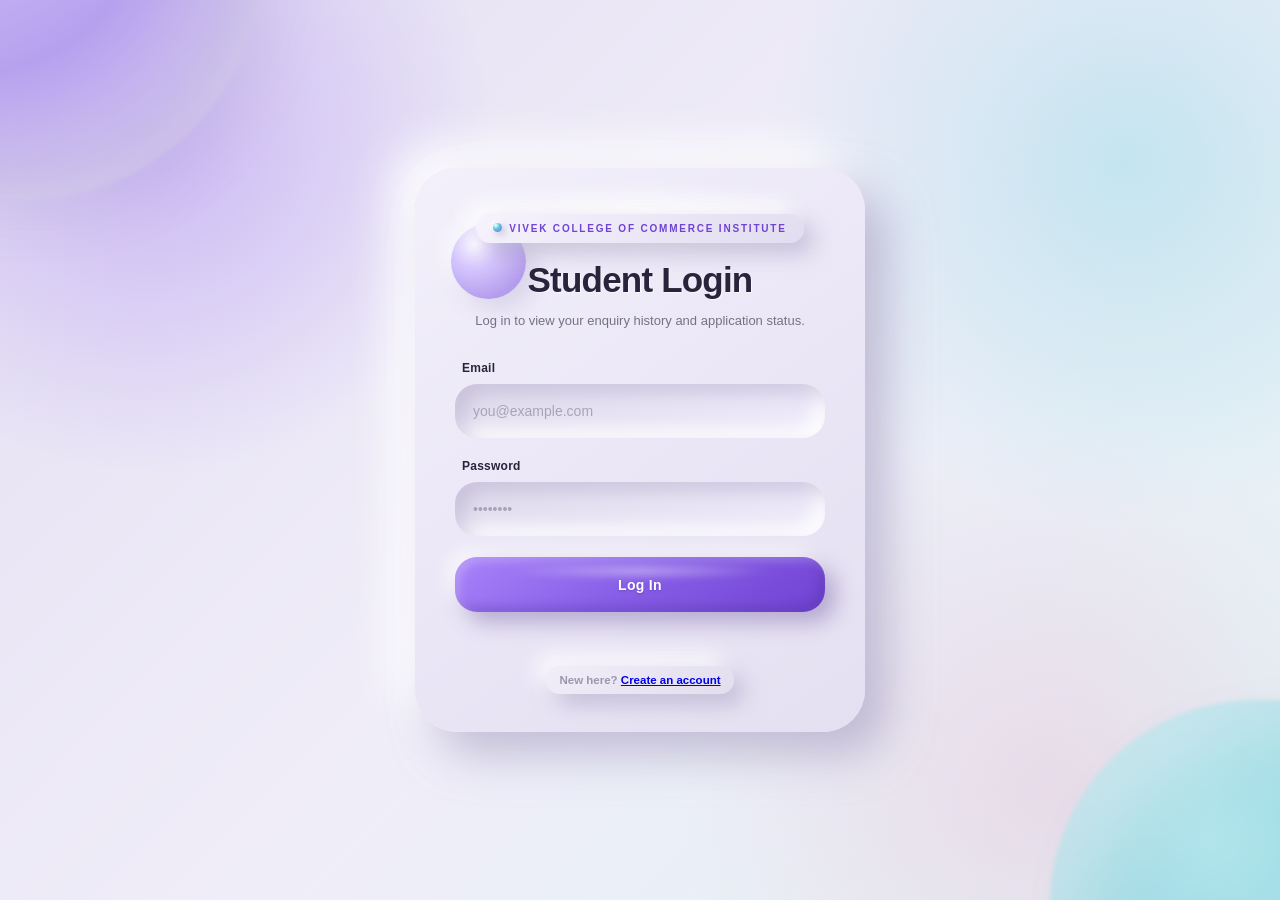
<file: frontend/index.html>
<!DOCTYPE html>
<html lang="en">
<head>
<meta charset="UTF-8" />
<meta name="viewport" content="width=device-width, initial-scale=1.0" />
<script src="assets/js/auth_guard.js"></script>
<title>Vivek College of Commerce</title>

<!-- Login first: if the visitor is not logged in, send them to the login page -->
<script>
  (function () {
    var token = null;
    try { token = localStorage.getItem("access_token"); } catch (e) {}
    if (!token) {
      window.location.replace("login.html");
    }
  })();
</script>

<link rel="preconnect" href="https://fonts.googleapis.com">
<link href="https://fonts.googleapis.com/css2?family=Source+Serif+4:wght@500;600;700&family=Work+Sans:wght@400;500;600;700&family=IBM+Plex+Mono:wght@500;600&display=swap" rel="stylesheet">
<link rel="stylesheet" href="assets/css/home.css">
</head>
<body>

<div class="navbar">
  <div class="brand"><span class="dot"> ● </span> Vivek college of commerce</div>
  <nav>
    <a href="index.html" class="active">Home</a>
    <a href="about.html">Courses</a>
    <a href="chatbot.html">Chatbot</a>
    <a href="history.html">History</a>
    <a href="contact.html">Contact</a>
    <a href="profile.html">Profile</a>
  </nav>
  <button class="cta-btn" type="button" onclick="logoutUser()">Logout</button>
</div>

<section class="hero">
  <div>
    <div class="eyebrow">Admissions Open — 2026-27</div>
    <h1>Ask us anything about admission, fees, seats &amp; courses.</h1>
    <p class="lead">
      Our AI enquiry assistant answers your admission questions instantly —
      course fees, seat availability, eligibility percentage, and the full
      admission process — any time, day or night
    </p>
    <div class="actions">
      <a class="btn-primary" href="chatbot.html">Chat with Assistant</a>
      <a class="btn-secondary" href="about.html">Explore Courses</a>
      <a class="btn-primary" href="https://vivek-college.org/GeneralRules.html">Addmission</a>
       <a class="btn-secondary" href="https://vivek-college.org/index.html">Explore College website</a>
    </div>
  </div>

  <div class="catalog-card">
    <dl>
      <dt>Courses offered</dt><dd>7 UG / PG programs</dd>
      <dt>Avg. eligibility</dt><dd>50%+ in qualifying exam</dd>
      <dt>Fee range / yr</dt><dd>₹70,000 – ₹2,50,000</dd>
      <dt>Admission fee</dt><dd>From ₹12,000</dd>
      <dt>Assistant availability</dt><dd>24 × 7</dd>
    </dl>
  </div>
</section>

<section class="features">
  <div class="feature-card">
    <div class="icon">🎓</div>
    <h3>Admission Guidance</h3>
    <p>Step-by-step help on how to apply, documents needed, and deadlines.</p>
  </div>
  <div class="feature-card">
    <div class="icon">💳</div>
    <h3>Fee Details</h3>
    <p>Per-year fees, admission fee, and scholarship details for every course.</p>
  </div>
  <div class="feature-card">
    <div class="icon">🪑</div>
    <h3>Live Seat Status</h3>
    <p>Check exactly how many seats remain in the course you're interested in.</p>
  </div>
  <div class="feature-card">
    <div class="icon">📊</div>
    <h3>Eligibility Check</h3>
    <p>Enter your percentage and instantly know if you qualify for a course.</p>
  </div>
</section>

<footer>
  © 2026 Vivek college of commerce · Admissions Office · admissions@college.edu.in
</footer>

<script src="assets/js/home.js"></script>
</body>
</html>
</file>
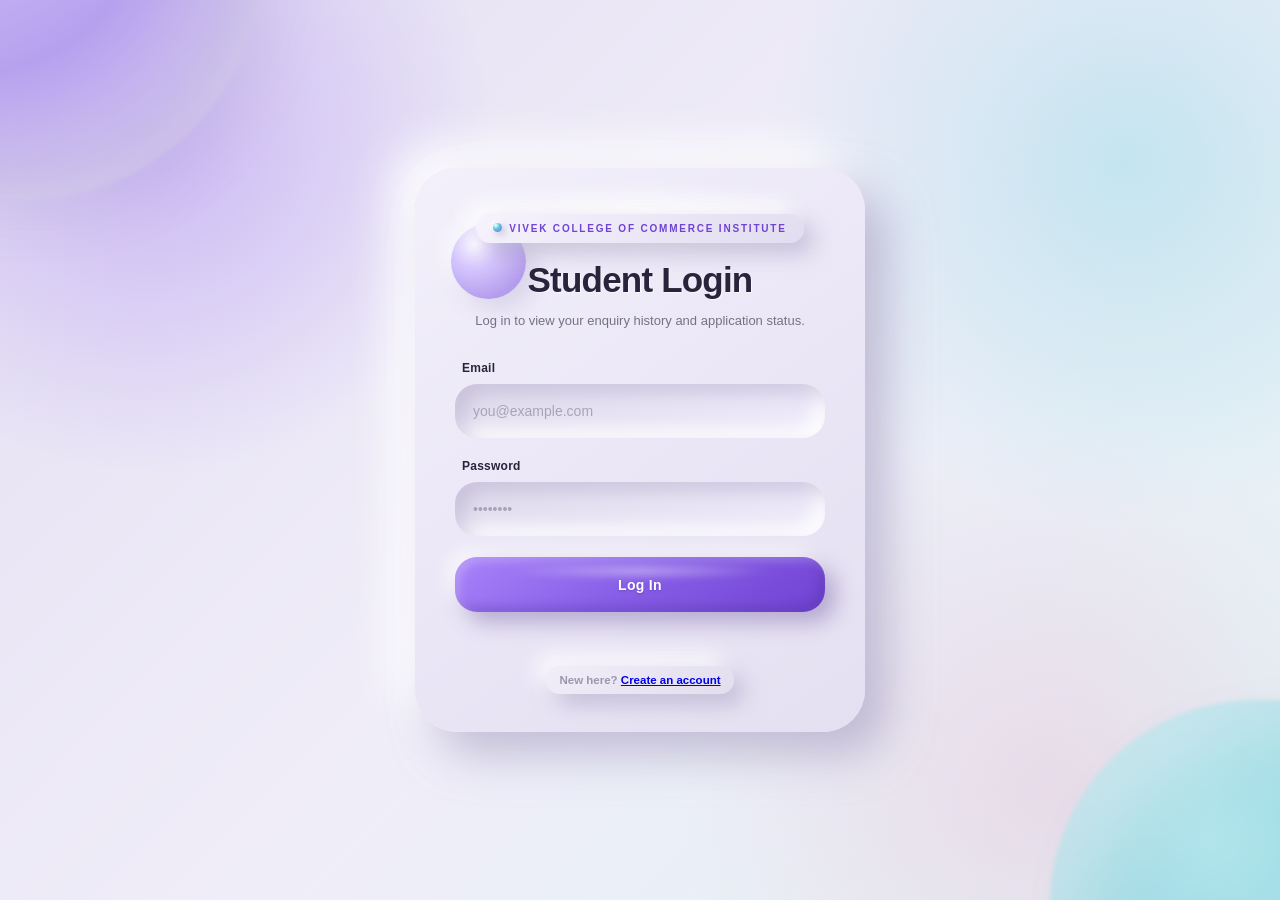
<file: frontend/about.html>
<!DOCTYPE html>
<html lang="en">
<head>
<meta charset="UTF-8" />
<meta name="viewport" content="width=device-width, initial-scale=1.0" />
<script src="assets/js/auth_guard.js"></script>
<title>About &amp; Courses — Vivek college of commerce</title>
<link rel="preconnect" href="https://fonts.googleapis.com">
<link href="https://fonts.googleapis.com/css2?family=Source+Serif+4:wght@500;600;700&family=Work+Sans:wght@400;500;600;700&family=IBM+Plex+Mono:wght@500;600&display=swap" rel="stylesheet">
<link rel="stylesheet" href="assets/css/home.css">

</head>
<body>
<div class="navbar">
  <div class="brand"><span class="dot">● </span> Vivek college of commerce</div>
  <nav>
    <a href="index.html">Home</a>
    <a href="about.html" class="active">Courses</a>
    <a href="chatbot.html">Chatbot</a>
    <a href="history.html">History</a>
    <a href="contact.html">Contact</a>
    <a href="profile.html">Profile</a>
  </nav>
  <button class="cta-btn" type="button" onclick="logoutUser()">Logout</button>
</div>

<div class="about-hero">
  <div class="eyebrow">About Our Programs</div>
  <h1>Courses, fees, seats &amp; eligibility — all in one place</h1>
  <p>
    Greenfield Institute of Technology offers undergraduate and postgraduate
    programs across engineering, computer applications, and management.
    Below is our live course catalog — ask the chatbot for even more detail,
    like scholarships or installment options.
  </p>
</div>

<div class="course-grid" id="courseGrid">
  <div class="loading-msg">Loading course catalog…</div>
</div>

<script>
const API_BASE = window.location.port === "8000" ? "" : "http://localhost:8000";

function seatTagClass(available, total) {
  if (available <= 0) return "full";
  if (available / total <= 0.2) return "low";
  return "ok";
}
function seatTagLabel(available, total) {
  if (available <= 0) return "Seats full";
  return `${available} of ${total} seats open`;
}

async function loadCourses() {
  const grid = document.getElementById("courseGrid");
  try {
    const res = await fetch(`${API_BASE}/api/courses/`);
    if (!res.ok) throw new Error("Failed to fetch");
    const courses = await res.json();

    if (!courses.length) {
      grid.innerHTML = `<div class="loading-msg">Course catalog isn't available yet. Please check back soon.</div>`;
      return;
    }

    grid.innerHTML = courses.map((c) => `
      <div class="course-card">
        <div class="code">${c.short_code || ""}</div>
        <h3>${c.name}</h3>
        <dl>
          <dt>Duration</dt><dd>${c.duration_years} years</dd>
          <dt>Eligibility</dt><dd>${c.eligibility_percentage}%${c.eligibility_note ? " · " + c.eligibility_note : ""}</dd>
          <dt>Admission fee</dt><dd>₹${Number(c.admission_fee).toLocaleString("en-IN")}</dd>
          <dt>Fees / year</dt><dd>₹${Number(c.fees_per_year).toLocaleString("en-IN")}</dd>
          <dt>Total fees</dt><dd>₹${Number(c.total_fees).toLocaleString("en-IN")}</dd>
          ${c.scholarship_available ? `<dt>Scholarship</dt><dd>${c.scholarship_available}</dd>` : ""}
        </dl>
        <span class="seat-tag ${seatTagClass(c.available_seats, c.total_seats)}">
          ${seatTagLabel(c.available_seats, c.total_seats)}
        </span>
      </div>
    `).join("");
  } catch (err) {
    grid.innerHTML = `<div class="loading-msg">Could not load course data. Please make sure the backend server is running.</div>`;
    console.error(err);
  }
}
loadCourses();
</script>

</body>
</html>
</file>
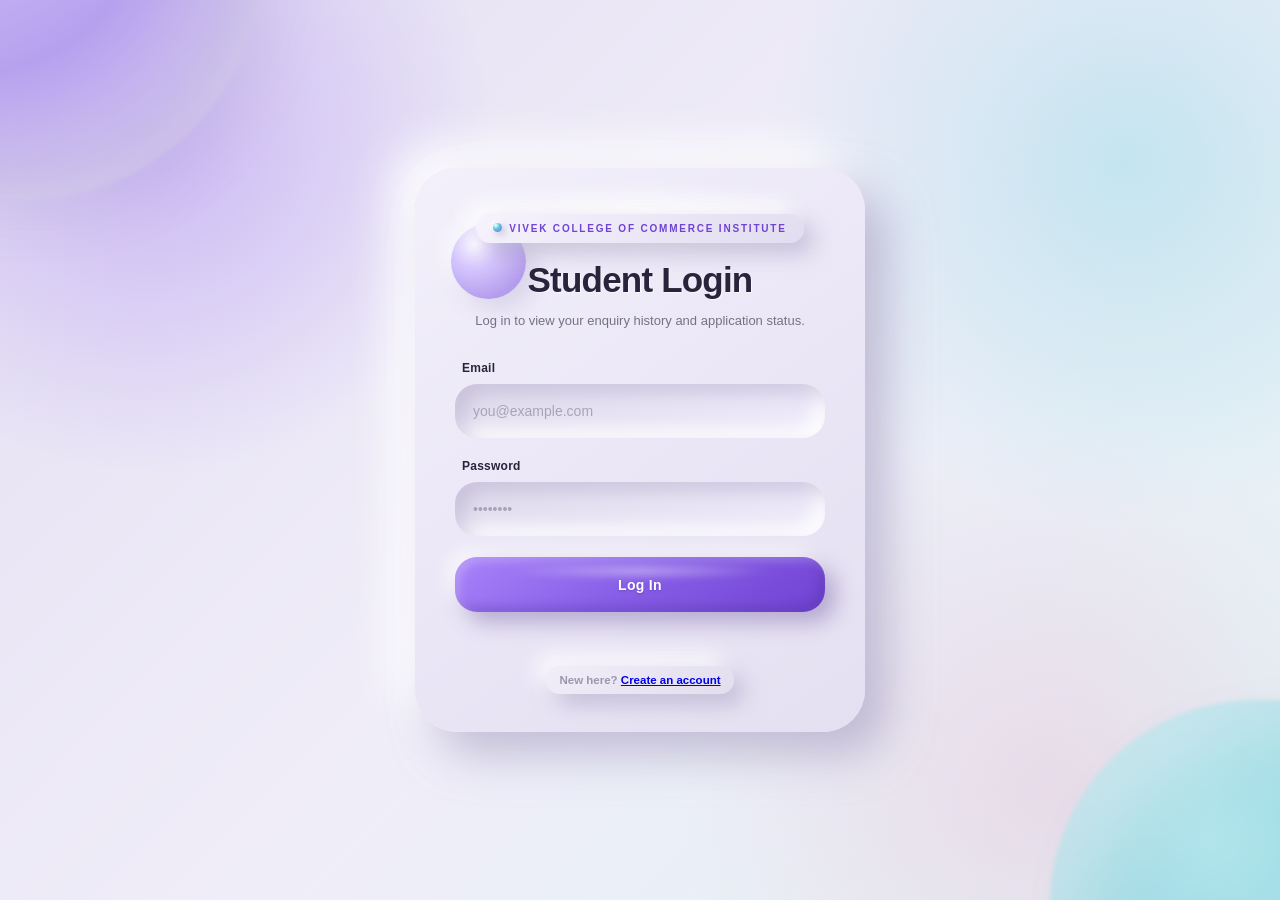
<file: frontend/contact.html>
<!DOCTYPE html>
<html lang="en">
<head>
<meta charset="UTF-8" />
<meta name="viewport" content="width=device-width, initial-scale=1.0" />
<script src="assets/js/auth_guard.js"></script>
<title>Contact — Vivek College of Commerce</title>
<link rel="preconnect" href="https://fonts.googleapis.com">
<link href="https://fonts.googleapis.com/css2?family=Source+Serif+4:wght@500;600;700&family=Work+Sans:wght@400;500;600;700&family=IBM+Plex+Mono:wght@500;600&display=swap" rel="stylesheet">
<link rel="stylesheet" href="assets/css/home.css">
</head>
<body>

<div class="navbar">
  <div class="brand"><span class="dot">●</span> Vivek college of commerce </div>
  <nav>
    <a href="index.html">Home</a>
    <a href="about.html">Courses</a>
    <a href="chatbot.html">Chatbot</a>
    <a href="history.html">History</a>
    <a href="contact.html" class="active">Contact</a>
    <a href="profile.html">Profile</a>
  </nav>
  <button class="cta-btn" type="button" onclick="logoutUser()">Logout</button>
</div>

<div class="contact-wrap">
  <div>
    <div class="eyebrow">Get In Touch</div>
    <h1>Talk to the Admissions Office</h1>
    <p class="lead">
      Prefer a human over the chatbot for something specific? Reach out
      using any of the details below, or leave a message and our
      admissions team will get back to you.
    </p>
    <ul class="info-list">
      <a href="https://maps.google.com/?q=Goregaon+east,+Mumbai"><li><span class="icon" href="">📍</span><div><strong>Address</strong>Goregaon east, Mumbai</div></li></a>
      <li><span class="icon">📞</span><div><strong>Phone</strong>+91-9876543210</div></li>
      <a href="mailto:vivekcollege@college.edu.in"><li><span class="icon">✉️</span><div><strong>Email</strong>Vivekcollege@college.edu.in</div></li></a>
      <li><span class="icon">🕒</span><div><strong>Office Hours</strong>Monday – Saturday, 9:00 AM – 5:00 PM</div></li>
    </ul>
  </div>

  <div class="contact-form">
    <form id="contactForm">
      <div class="field">
        <label for="cName">Name</label>
        <input type="text" id="cName" required placeholder="Your name" />
      </div>
      <div class="field">
        <label for="cEmail">Email</label>
        <input type="email" id="cEmail" required placeholder="you@example.com" />
      </div>
      <div class="field">
        <label for="cMessage">Message</label>
        <textarea id="cMessage" required placeholder="How can we help?"></textarea>
      </div>
      <button type="submit">Send Message</button>
      <div class="form-note" id="contactNote">
        Tip: for instant answers on fees, seats, or eligibility, try the <a href="chatbot.html">chatbot</a> instead!
      </div>
    </form>
  </div>
</div>

<script>
  // Sends the message directly to the admissions inbox via Formspree.
  // No email app popup, no page reload — arrives straight in the inbox.
  const FORMSPREE_ENDPOINT = "https://formspree.io/f/xjykwego";

  document.getElementById("contactForm").addEventListener("submit", async (e) => {
    e.preventDefault();

    const nameField = document.getElementById("cName");
    const emailField = document.getElementById("cEmail");
    const messageField = document.getElementById("cMessage");
    const note = document.getElementById("contactNote");
    const submitBtn = e.target.querySelector("button[type='submit']");

    const name = nameField.value.trim();
    const email = emailField.value.trim();
    const message = messageField.value.trim();

    if (!name || !email || !message) {
      note.textContent = "Please fill in your name, email, and message.";
      return;
    }

    submitBtn.disabled = true;
    note.textContent = "Sending…";

    try {
      const formData = new FormData();
      formData.append("name", name);
      formData.append("email", email);
      formData.append("message", message);
      formData.append("_subject", `Admissions enquiry from ${name}`);

      const response = await fetch(FORMSPREE_ENDPOINT, {
        method: "POST",
        headers: { "Accept": "application/json" },
        body: formData,
      });

      if (response.ok) {
        note.textContent = "Thanks! Your message has been sent to admissions — we'll get back to you soon.";
        e.target.reset();
      } else {
        note.textContent = "Something went wrong sending your message. Please try again or email admissions@college.edu.in directly.";
      }
    } catch (err) {
      note.textContent = "Network error — please try again or email admissions@college.edu.in directly.";
    } finally {
      submitBtn.disabled = false;
    }
  });
</script>

</body>
</html>
</file>
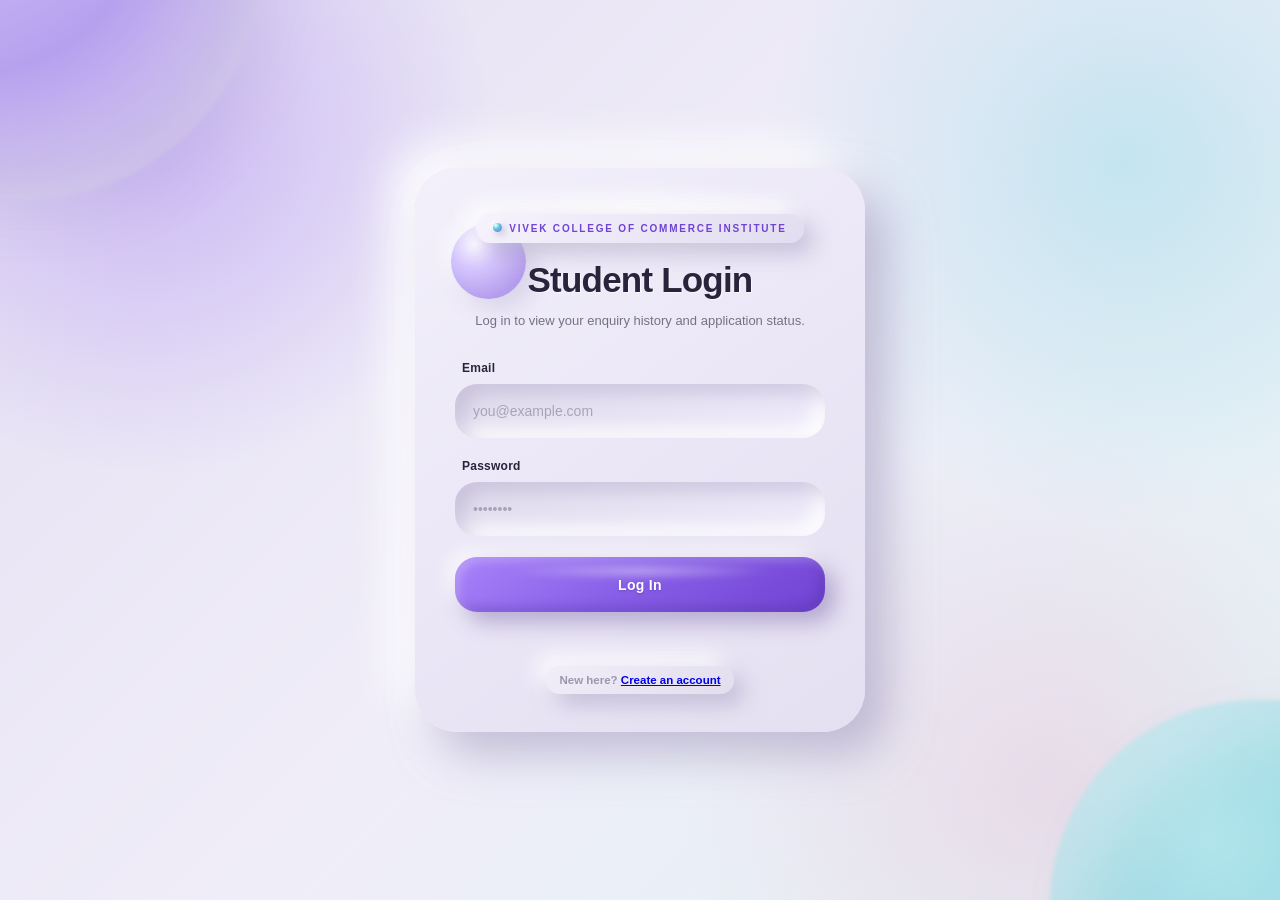
<file: frontend/history.html>
<!DOCTYPE html>
<html lang="en">
<head>
<meta charset="UTF-8">
<meta name="viewport" content="width=device-width, initial-scale=1.0">
<title>Chat History — Vivek College of Commerce </title>
<script src="assets/js/auth_guard.js"></script>
<link rel="preconnect" href="https://fonts.googleapis.com">
<link href="https://fonts.googleapis.com/css2?family=Source+Serif+4:wght@500;600;700&family=Work+Sans:wght@400;500;600;700&display=swap" rel="stylesheet">
<link rel="stylesheet" href="assets/css/history.css">
</head>
<body>

<div class="navbar">
  <div class="brand"><span class="dot"> ● </span>Vivek College of Commerce</div>

  <nav>
    <a href="index.html">Home</a>
    <a href="about.html">Courses</a>
    <a href="chatbot.html">Chatbot</a>
    <a href="history.html" class="active">History</a>
    <a href="profile.html">Profile</a>
  </nav>

  <button class="logout-btn" onclick="logoutUser()">
    Logout
  </button>
</div>

<main class="history-page">

  <section class="page-title">
    <div class="eyebrow">Private Student History</div>
    <h1>My Chat History</h1>
    <p>
      Every question you asked and every answer from the
      college enquiry assistant is saved to your account.
    </p>
  </section>

  <section class="history-card">

    <div class="history-toolbar">
      <div>
        <h2>Your Conversations</h2>
        <span id="sessionLabel">
          Loading your account...
        </span>
      </div>

      <div class="actions">
        <button
          id="refreshBtn"
          class="btn secondary"
          type="button">
          ↻ Refresh
        </button>

        <button
          id="clearBtn"
          class="btn danger"
          type="button">
          Clear History
        </button>
      </div>
    </div>

    <div id="loading" class="state">
      Loading history...
    </div>

    <div id="empty" class="state hidden">
      <div class="empty-icon">💬</div>

      <h3>No chat history yet</h3>

      <p>
        Start a conversation with the college
        enquiry assistant.
      </p>

      <a
        href="chatbot.html"
        class="btn primary">
        Open Chatbot
      </a>
    </div>

    <div
      id="historyList"
      class="history-list">
    </div>

  </section>

</main>

<script src="assets/js/history.js"></script>
</body>
</html>
</file>
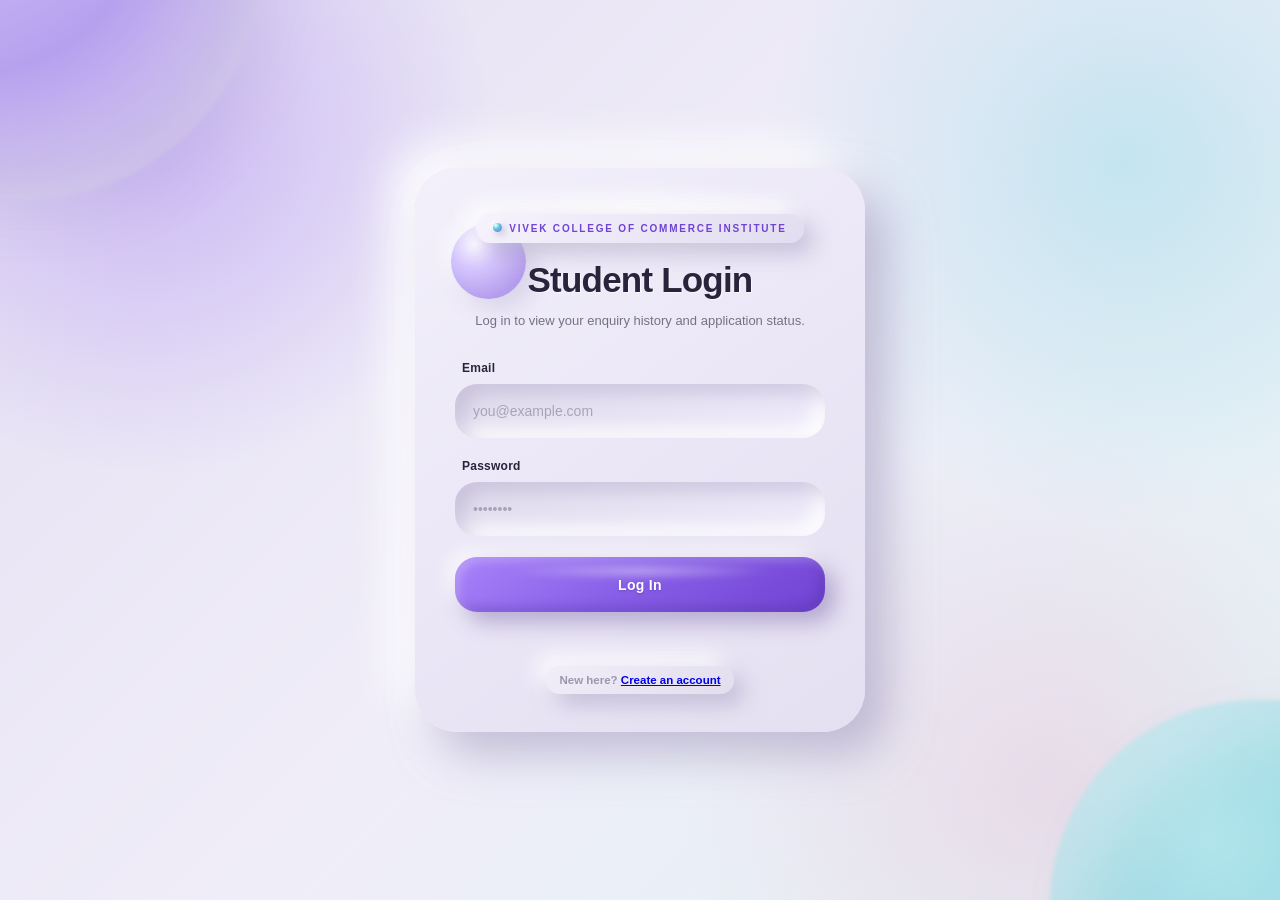
<file: frontend/login.html>
<!DOCTYPE html>
<html lang="en">
<head>
<meta charset="UTF-8" />
<meta name="viewport" content="width=device-width, initial-scale=1.0" />
<title>Student Login — Vivek college of commerce</title>
<link rel="preconnect" href="https://fonts.googleapis.com">
<link href="https://fonts.googleapis.com/css2?family=Source+Serif+4:wght@600;700&family=Work+Sans:wght@400;500;600;700&family=IBM+Plex+Mono:wght@500;600&display=swap" rel="stylesheet">
<link rel="stylesheet" href="assets/css/login.css">
</head>
<body>
  <div class="auth-card">
    <div class="brand">Vivek college of commerce Institute</div>
    <h1>Student Login</h1>
    <p class="sub">Log in to view your enquiry history and application status.</p>

    <form id="loginForm">
      <div class="field">
        <label for="email">Email</label>
        <input type="email" id="email" required placeholder="you@example.com" />
      </div>
      <div class="field">
        <label for="password">Password</label>
        <input type="password" id="password" required placeholder="••••••••" />
      </div>
      <button type="submit" class="btn-submit">Log In</button>
      <div class="form-msg" id="formMsg"></div>
    </form>

    <div class="back-home">
      New here? <a href="register.html">Create an account</a>
      <br />
      
    </div>
  </div>

  <script src="assets/js/login.js"></script>
</body>
</html>
</file>
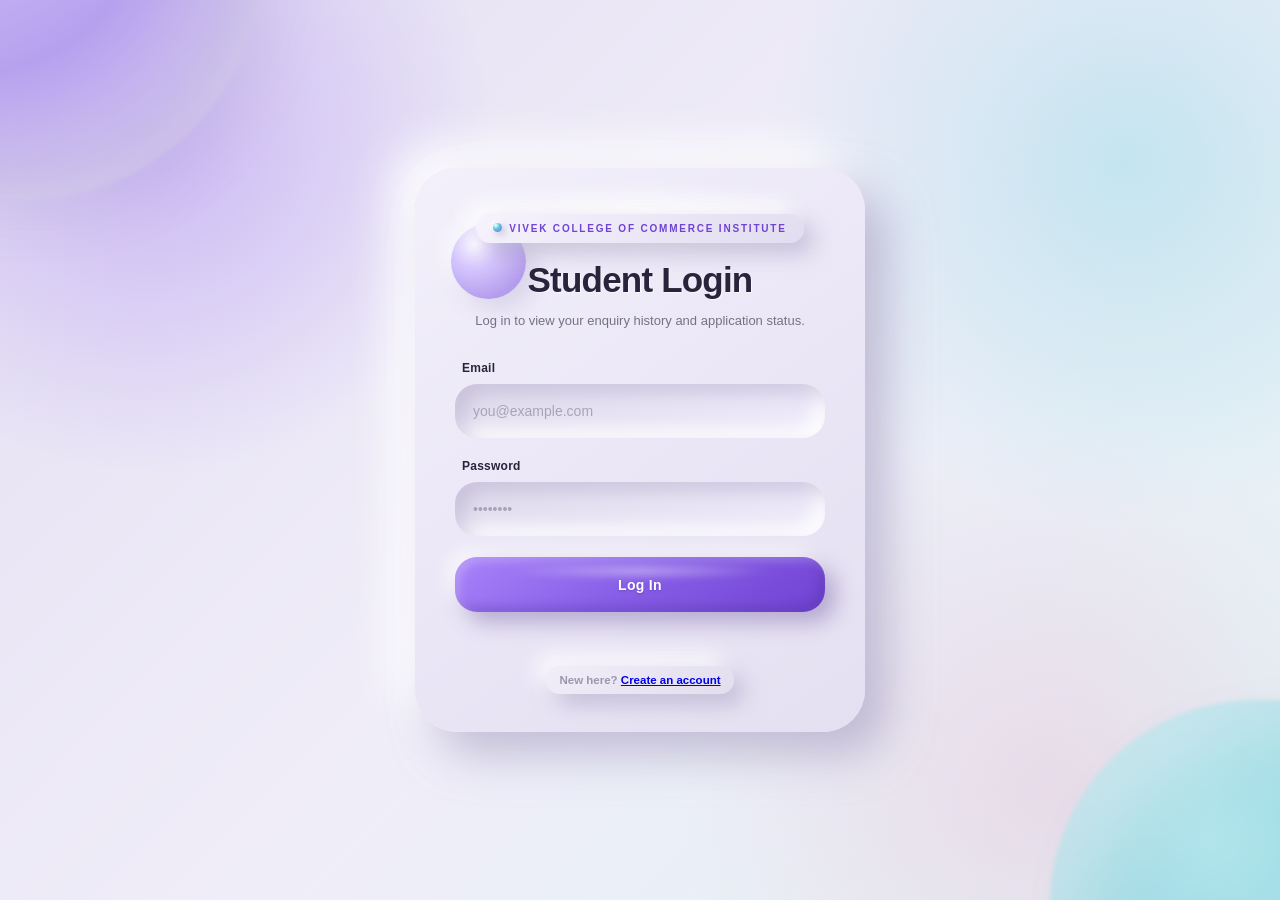
<file: frontend/profile.html>
<!DOCTYPE html>
<html lang="en">
<head>
<meta charset="UTF-8">
<meta name="viewport" content="width=device-width, initial-scale=1.0">
<title>My Profile — Vivek College of Commerce</title>
<link rel="preconnect" href="https://fonts.googleapis.com">
<link href="https://fonts.googleapis.com/css2?family=Source+Serif+4:wght@500;600;700&family=Work+Sans:wght@400;500;600;700&display=swap" rel="stylesheet">
<link rel="stylesheet" href="assets/css/profile.css">
</head>
<body>

<div class="navbar">
  <div class="brand"><span class="dot"> ● </span>Vivek College of Commerce</div>

  <nav>
    <a href="index.html">Home</a>
    <a href="about.html">Courses</a>
    <a href="chatbot.html">Chatbot</a>
    <a href="history.html">History</a>
    <a href="profile.html" class="active">Profile</a>
  </nav>

  <button id="logoutBtn" class="logout-btn">
    Logout
  </button>
</div>

<main class="profile-page">

  <section class="profile-header">
    <div class="avatar" id="avatar">S</div>

    <div>
      <div class="eyebrow">Student Account</div>
      <h1 id="profileName">Loading...</h1>
      <p id="profileRole">Student</p>
    </div>
  </section>

  <section class="profile-card">

    <h2>Personal Information</h2>

    <div class="profile-grid">

      <div class="profile-field">
        <span>Full Name</span>
        <strong id="name">—</strong>
      </div>

      <div class="profile-field">
        <span>Email</span>
        <strong id="email">—</strong>
      </div>

      <div class="profile-field">
        <span>Phone</span>
        <strong id="phone">—</strong>
      </div>

      <div class="profile-field">
        <span>Account Type</span>
        <strong id="role">—</strong>
      </div>

      <div class="profile-field">
        <span>user Since</span>
        <strong id="createdAt">—</strong>
      </div>

      <div class="profile-field">
        <span>Account ID</span>
        <strong id="userId">—</strong>
      </div>

    </div>

  </section>

  <section class="profile-actions">
    <a href="chatbot.html">💬 Start Chat</a>
    <a href="history.html">🕘 View Chat History</a>
  </section>

</main>

<script src="assets/js/auth_guard.js"></script>
<script src="assets/js/profile.js"></script>

</body>
</html>
</file>
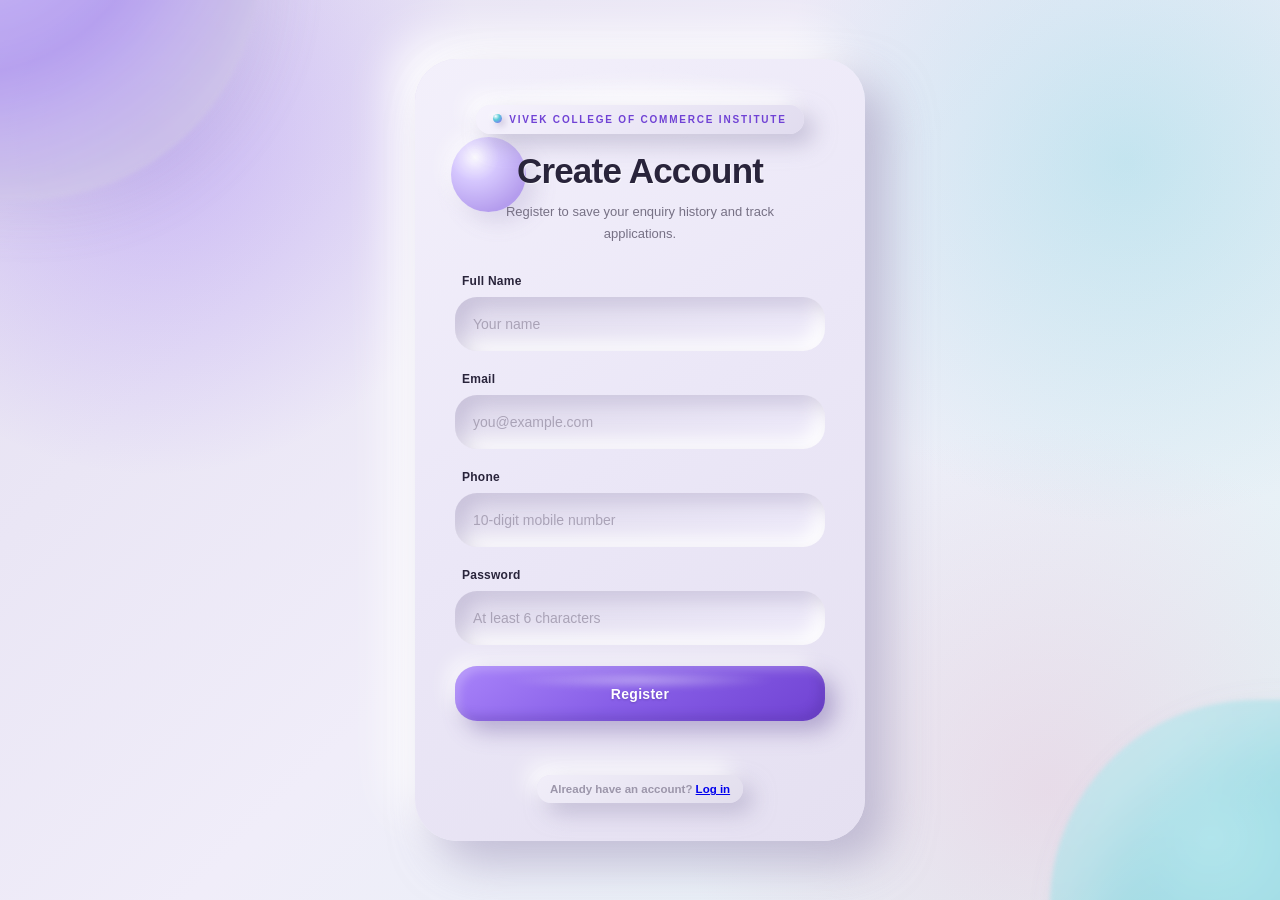
<file: frontend/register.html>
<!DOCTYPE html>
<html lang="en">
<head>
<meta charset="UTF-8" />
<meta name="viewport" content="width=device-width, initial-scale=1.0" />
<title>Register — Vivek college of commerce</title>
<link rel="preconnect" href="https://fonts.googleapis.com">
<link href="https://fonts.googleapis.com/css2?family=Source+Serif+4:wght@600;700&family=Work+Sans:wght@400;500;600;700&family=IBM+Plex+Mono:wght@500;600&display=swap" rel="stylesheet">
<link rel="stylesheet" href="assets/css/login.css">
</head>
<body>
  <div class="auth-card">
    <div class="brand">Vivek college of commerce Institute</div>
    <h1>Create Account</h1>
    <p class="sub">Register to save your enquiry history and track applications.</p>

    <form id="registerForm">
      <div class="field">
        <label for="name">Full Name</label>
        <input
          type="text"
          id="name"
          required
          placeholder="Your name"
          pattern="[A-Za-z ]+"
          title="Name should contain alphabets and spaces only"
        />
      </div>
      <div class="field">
        <label for="email">Email</label>
        <input type="email" id="email" required placeholder="you@example.com" />
      </div>
      <div class="field">
        <label for="phone">Phone</label>
        <input type="tel" id="phone" placeholder="10-digit mobile number" />
      </div>
      <div class="field">
        <label for="password">Password</label>
        <input type="password" id="password" required minlength="6" placeholder="At least 6 characters" />
      </div>
      <button type="submit" class="btn-submit">Register</button>
      <div class="form-msg" id="formMsg"></div>
    </form>

    <div class="back-home">
      Already have an account? <a href="login.html">Log in</a>
    </div>
  </div>

  <script src="assets/js/login.js"></script>
</body>
</html>
</file>
<file: frontend/assets/css/home.css>
/* ==========================================================
   home.css
   Greenfield Institute — Modern Admission / Enquiry Landing Page

   Theme:
   Claymorphism — Purple • Blue • Cyan • Pink accents on a
   soft matte canvas. Depth comes from paired light/dark
   shadows (--clay-*), not blur/glass or moving shine.

   Responsive:
   Mobile • Tablet • Laptop • Desktop • Large Screens
   ========================================================== */


/* ==============================================================
   1. ROOT VARIABLES
   ============================================================== */

:root {

  --clay-purple-950: #16082f;
  --clay-purple-900: #211047;
  --clay-purple-800: #35146b;
  --clay-purple-700: #5b21b6;
  --clay-purple-dark: #4c1d95;

  --clay-purple: #8b5cf6;
  --clay-purple-light: #a78bfa;
  --clay-purple-pale: #f3e8ff;

  --clay-blue: #3b82f6;
  --clay-blue-light: #60a5fa;
  --clay-blue-soft: #eff6ff;

  --clay-cyan: #06b6d4;
  --clay-cyan-light: #22d3ee;
  --clay-cyan-soft: #ecfeff;
  --clay-teal: #0d9488;

  --clay-pink: #ec4899;
  --clay-pink-soft: #fdf2f8;

  --bg: #ece7f7;
  --surface: #f6f2fc;
  --surface-soft: #faf8ff;
  --paper-raised: linear-gradient(145deg, #fdfcff, #ece6f8);

  --text: #26203a;
  --text-muted: #6f687e;
  --text-light: #9b95aa;
  --ink: var(--text);

  --border: #e5e0ee;
  --border-light: #f0edf5;

  --success: #059669;

  --radius-sm: 14px;
  --radius-md: 20px;
  --radius-lg: 26px;
  --radius-xl: 32px;
  --radius: var(--radius-lg);
  --radius-pill: 999px;
  /* slightly uneven corners, like chatbot.css's chat window — hand-molded, not machined */
  --radius-blob: 30px 34px 26px 32px;

  --serif: "Baloo 2", "Quicksand", "Work Sans", sans-serif;
  --sans: "Work Sans", -apple-system, BlinkMacSystemFont, "Segoe UI", sans-serif;
  --mono: "IBM Plex Mono", "Courier New", monospace;

  /* Claymorphism: soft puffy depth via a light + dark shadow pair */

  --clay-raised-sm:
    7px 7px 16px rgba(53, 30, 97, 0.14),
    -6px -6px 14px rgba(255, 255, 255, 0.85);

  --clay-raised-md:
    13px 13px 28px rgba(53, 30, 97, 0.16),
    -10px -10px 22px rgba(255, 255, 255, 0.85);

  --clay-raised-lg:
    20px 20px 45px rgba(53, 30, 97, 0.20),
    -14px -14px 30px rgba(255, 255, 255, 0.90);

  --clay-raised-hover:
    24px 24px 50px rgba(53, 30, 97, 0.24),
    -16px -16px 34px rgba(255, 255, 255, 0.95);

  --clay-pressed:
    inset 6px 6px 14px rgba(53, 30, 97, 0.16),
    inset -6px -6px 14px rgba(255, 255, 255, 0.85);

  /* legacy shadow names kept so every component using them updates too */
  --shadow-sm: var(--clay-raised-sm);
  --shadow-md: var(--clay-raised-md);
  --shadow-lg: var(--clay-raised-lg);
  --shadow-xl: var(--clay-raised-hover);
}


/* ==============================================================
   2. RESET
   ============================================================== */

*,
*::before,
*::after {
  box-sizing: border-box;
}

html {
  scroll-behavior: smooth;
}

body {
  margin: 0;
  min-height: 100vh;
  overflow-x: hidden;

  /* flat matte canvas — the soft color comes from the two
     blob shapes below, not a stack of glowing radial washes */
  background: var(--bg);

  color: var(--text);
  font-family: var(--sans);
  line-height: 1.55;
}

a {
  color: inherit;
}

button,
a {
  -webkit-tap-highlight-color: transparent;
}


/* ==========================================================
   SOFT CLAY BACKDROP
   (two quiet matte blobs, not a glowing aurora)
   ========================================================== */

body::before {
  content: "";

  position: fixed;

  width: 420px;
  height: 420px;

  top: -180px;
  left: -160px;

  border-radius: 42% 58% 60% 40% / 45% 40% 60% 55%;

  background: var(--clay-purple-pale);

  opacity: 0.6;
  filter: blur(4px);

  pointer-events: none;
  z-index: -1;

  animation: softFloat 14s ease-in-out infinite alternate;
}

body::after {
  content: "";

  position: fixed;

  width: 400px;
  height: 400px;

  right: -170px;
  bottom: -170px;

  border-radius: 40% 60% 55% 45% / 55% 45% 60% 40%;

  background: var(--clay-cyan-soft);

  opacity: 0.6;
  filter: blur(4px);

  pointer-events: none;
  z-index: -1;

  animation: softFloatReverse 16s ease-in-out infinite alternate;
}


/* ==============================================================
   3. NAVBAR
   ============================================================== */

.navbar {
  position: sticky;
  top: 16px;
  z-index: 1000;

  display: flex;
  align-items: center;
  justify-content: space-between;
  gap: 28px;

  min-height: 74px;

  margin: 16px clamp(16px, 4vw, 60px) 0;
  padding: 14px clamp(20px, 4vw, 44px);

  color: #ffffff;

  background: linear-gradient(150deg, var(--clay-purple-900) 0%, var(--clay-purple-800) 55%, var(--clay-purple-700) 100%);

  border: none;
  border-radius: var(--radius-xl);

  box-shadow:
    16px 16px 34px rgba(22, 8, 47, 0.30),
    -10px -10px 24px rgba(255, 255, 255, 0.5);

  backdrop-filter: none;
  animation: navEnter 0.6s ease both;
}


/* ---------- Navbar accent (static, not an animated rainbow sweep) ---------- */

.navbar::after {
  content: "";

  position: absolute;

  left: 12%;
  right: 12%;
  bottom: -1px;

  height: 2px;

  border-radius: 4px;

  background: linear-gradient(90deg, transparent, var(--clay-purple-light), var(--clay-cyan-light), transparent);
}


/* ==============================================================
   4. BRAND
   ============================================================== */

.navbar .brand {
  margin-right: auto;

    color: #ffffff;

    font-family: var(--serif);
    font-size: clamp(19px, 2vw, 24px);
    font-weight: 700;
    letter-spacing: 0.2px;

    white-space: nowrap;
}

.navbar .brand .dot {
  color: var(--clay-cyan-light);

  font-size: 27px;

  animation: dotPulse 2.2s ease-in-out infinite;
}


/* ==============================================================
   5. NAVIGATION
   ============================================================== */

.navbar nav {
    display: flex;
    flex-wrap: wrap;
    align-items: center;

    gap: clamp(12px, 2vw, 26px);

    font-size: 14px;
}

.navbar nav a {
  position: relative;

  padding: 8px 2px;

  color: #d8d0e7;

  text-decoration: none;

  transition:
    color 0.25s ease,
    transform 0.25s ease;
}

.navbar nav a::after {
  content: "";

  position: absolute;

  left: 0;
  right: 0;
  bottom: 1px;

  height: 2px;

  border-radius: 20px;

  background: linear-gradient(90deg, var(--clay-purple-light), var(--clay-cyan-light));

  transform: scaleX(0);
  transform-origin: right;

  transition: transform 0.3s ease;
}

.navbar nav a:hover,
.navbar nav a.active {
  color: #ffffff;
  background: transparent;
  transform: translateY(-1px);
}

.navbar nav a:hover::after,
.navbar nav a.active::after {
  transform: scaleX(1);
  transform-origin: left;
}


/* ==========================================================
   NAVBAR CTA
   (puffy raised clay pill — no shine sweep, presses in on click)
   ========================================================== */

.navbar .cta-btn {
  display: inline-flex;
  align-items: center;
  justify-content: center;

  min-height: 41px;

  padding: 9px 18px;

  border: none;
  border-radius: var(--radius-md);

  background: linear-gradient(145deg, var(--clay-purple-light), var(--clay-purple));

  color: #ffffff;

  font-size: 13px;
  font-weight: 700;

  text-decoration: none;

  box-shadow:
    7px 7px 16px rgba(22, 8, 47, 0.35),
    -5px -5px 12px rgba(255, 255, 255, 0.12);

  transition:
    transform 0.25s ease,
    box-shadow 0.25s ease;
}

.navbar .cta-btn:hover {
  transform: translateY(-3px);

  box-shadow:
    10px 11px 22px rgba(22, 8, 47, 0.4),
    -6px -6px 14px rgba(255, 255, 255, 0.16);
}

.navbar .cta-btn:active {
  transform: translateY(1px);

  box-shadow:
    inset 4px 4px 10px rgba(22, 8, 47, 0.4),
    inset -3px -3px 8px rgba(255, 255, 255, 0.08);
}


/* ==============================================================
   6. HERO
   ============================================================== */

.hero {
  position: relative;

  display: grid;
  grid-template-columns: minmax(0, 1.1fr) minmax(320px, 0.9fr);

  gap: clamp(40px, 6vw, 85px);
  align-items: center;

  max-width: 1320px;
  min-height: 620px;

  margin: 0 auto;
  padding: clamp(65px, 8vw, 110px) clamp(20px, 5vw, 70px);
}


/* ---------- Hero clay blob (quiet bump of color, not a glow) ---------- */

.hero::before {
  content: "";

  position: absolute;

  width: 460px;
  height: 460px;

  left: -230px;
  top: 20px;

  border-radius: 46% 54% 58% 42% / 50% 45% 55% 50%;

  background: rgba(139, 92, 246, 0.10);

  filter: blur(15px);

  pointer-events: none;

  animation: softFloat 12s ease-in-out infinite alternate;
}


/* ==============================================================
   7. HERO CONTENT
   ============================================================== */

.hero > div:first-child {
  position: relative;
  z-index: 2;

  animation: heroContent 0.7s 0.1s ease both;
}


/* ==============================================================
   8. HERO EYEBROW
   ============================================================== */

.hero .eyebrow {
  display: inline-flex;
  align-items: center;
  gap: 8px;

  margin-bottom: 18px;

  padding: 7px 12px;

  border: none;
  border-radius: 50px;

  background: linear-gradient(145deg, #f8f3ff, #ece3fb);

  box-shadow: var(--clay-raised-sm);

  color: var(--clay-purple-dark);

  font-family: var(--mono);
  font-size: 10px;
  font-weight: 700;
  letter-spacing: 1.7px;
  text-transform: uppercase;
}

.hero .eyebrow::before {
  content: "";

  width: 7px;
  height: 7px;
  flex-shrink: 0;

  border-radius: 50%;

  background: linear-gradient(135deg, var(--clay-purple), var(--clay-cyan));

  box-shadow: 0 0 0 4px rgba(139, 92, 246, 0.09);

  animation: statusBreathing 2s ease-in-out infinite;
}


/* ==============================================================
   9. HERO HEADING
   ============================================================== */

.hero h1 {
  max-width: 760px;

  margin: 0 0 21px;

  color: var(--text);

  font-family: var(--serif);
  font-size: clamp(40px, 5vw, 64px);
  font-weight: 700;
  line-height: 1.07;
  letter-spacing: -1.2px;
}

.hero h1 span {
  /* one static two-tone clay accent instead of a looping
     rainbow shine sweep across the text */
  color: var(--clay-purple-dark);

  background: linear-gradient(90deg, var(--clay-purple-dark), var(--clay-blue));

  -webkit-background-clip: text;
  background-clip: text;
  -webkit-text-fill-color: transparent;
}


/* ==============================================================
   10. HERO LEAD
   ============================================================== */

.hero p.lead {
  max-width: 580px;

  margin: 0 0 32px;

  color: var(--text-muted);

  font-size: clamp(15px, 1.5vw, 17px);
  line-height: 1.75;
}


/* ==============================================================
   11. HERO ACTIONS
   ============================================================== */

.hero .actions {
  display: flex;
  align-items: center;
  flex-wrap: wrap;

  gap: 13px;
}


/* ==========================================================
   PRIMARY BUTTON
   (puffy raised clay pill — lifts on hover, presses in on click)
   ========================================================== */

.btn-primary {
  display: inline-flex;
  align-items: center;
  justify-content: center;

  min-height: 49px;

  padding: 12px 25px;

  border: none;
  border-radius: var(--radius-md);

  background: linear-gradient(135deg, var(--clay-purple-dark), var(--clay-purple), var(--clay-blue));

  color: #ffffff;

  font-size: 14px;
  font-weight: 700;

  text-decoration: none;

  box-shadow:
    10px 10px 22px rgba(76, 29, 149, 0.28),
    -7px -7px 16px rgba(255, 255, 255, 0.7);

  transition:
    transform 0.25s ease,
    box-shadow 0.25s ease;
}

.btn-primary:hover {
  transform: translateY(-5px);

  box-shadow:
    14px 14px 30px rgba(76, 29, 149, 0.34),
    -9px -9px 20px rgba(255, 255, 255, 0.75);
}

.btn-primary:active {
  transform: translateY(1px);

  box-shadow: var(--clay-pressed);
}


/* ==============================================================
   12. SECONDARY BUTTON
   ============================================================== */

.btn-secondary {
  display: inline-flex;
  align-items: center;
  justify-content: center;

  min-height: 49px;

  padding: 12px 25px;

  border: none;
  border-radius: var(--radius-md);

  background: linear-gradient(145deg, #ffffff, var(--surface-soft));

  color: var(--clay-purple-dark);

  font-size: 14px;
  font-weight: 700;

  text-decoration: none;

  box-shadow: var(--shadow-sm);

  transition:
    background 0.25s ease,
    transform 0.25s ease,
    box-shadow 0.25s ease;
}

.btn-secondary:hover {
  background: linear-gradient(145deg, #ffffff, var(--clay-purple-pale));

  transform: translateY(-5px);

  box-shadow: var(--shadow-md);
}

.btn-secondary:active {
  transform: translateY(1px);

  box-shadow: var(--clay-pressed);
}


/* ==============================================================
   13. CATALOG / ENQUIRY CARD
   ============================================================== */

.catalog-card {
  position: relative;
  overflow: visible;

  padding: clamp(25px, 4vw, 34px);

  border: none;
  border-radius: var(--radius-blob);

  background: var(--paper-raised);

  box-shadow: var(--shadow-xl);

  animation: cardFloat 0.75s 0.15s ease both;

  transition:
    transform 0.35s ease,
    box-shadow 0.35s ease;
}

.catalog-card:hover {
  transform: translateY(-7px);

  box-shadow: var(--clay-raised-hover);
}


/* ---------- Card top accent (static, not a flowing rainbow) ---------- */

.catalog-card::after {
  content: "";

  position: absolute;

  top: 0;
  left: 12%;
  right: 12%;

  height: 4px;

  border-radius: 0 0 20px 20px;

  background: linear-gradient(90deg, var(--clay-purple), var(--clay-cyan));
}


/* ---------- Card label ---------- */

.catalog-card::before {
  content: "ENQUIRY CARD";

  position: absolute;

  top: -13px;
  left: 24px;

  padding: 6px 12px;

  border-radius: 7px;

  background: linear-gradient(135deg, var(--clay-purple), var(--clay-blue));

  color: #ffffff;

  font-family: var(--mono);
  font-size: 9px;
  font-weight: 700;
  letter-spacing: 1.5px;

  box-shadow: 0 8px 20px rgba(124, 58, 237, 0.25);

  animation: badgeFloat 3s ease-in-out infinite;
}


/* ==============================================================
   14. CATALOG CARD HEADER
   ============================================================== */

.catalog-card h2 {
  margin: 5px 0 8px;

  color: var(--text);

  font-family: var(--serif);
  font-size: 26px;
  line-height: 1.2;
}

.catalog-card > p {
  margin: 0 0 22px;

  color: var(--text-muted);

  font-size: 13px;
  line-height: 1.7;
}


/* ==========================================================
   CATALOG DATA
   (pressed groove — the one place things sit IN the clay)
   ========================================================== */

.catalog-card dl {
  display: grid;
  grid-template-columns: minmax(95px, auto) 1fr;

  margin: 0;

  overflow: hidden;

  border: none;
  border-radius: var(--radius-md);

  background: var(--surface-soft);

  box-shadow: var(--clay-pressed);
}

.catalog-card dt,
.catalog-card dd {
  margin: 0;

  padding: 13px 14px;

  border-bottom: 1px solid var(--border-light);

  font-family: var(--mono);
  font-size: 11.5px;
}

.catalog-card dt {
  color: var(--text-muted);
  font-weight: 500;

  background: linear-gradient(135deg, rgba(139, 92, 246, 0.05), rgba(6, 182, 212, 0.04));
}

.catalog-card dd {
  color: var(--clay-purple-dark);
  font-weight: 700;

  background: rgba(255, 255, 255, 0.9);

  transition:
    color 0.2s ease,
    background 0.2s ease;
}

.catalog-card dd:hover {
  color: var(--clay-blue);

  background: var(--clay-blue-soft);
}

.catalog-card dt:last-of-type,
.catalog-card dd:last-of-type {
  border-bottom: none;
}


/* ==============================================================
   15. CARD STATUS
   ============================================================== */

.catalog-status {
  display: flex;
  align-items: center;

  gap: 9px;

  margin-top: 20px;

  padding: 11px 13px;

  border: none;
  border-radius: var(--radius-md);

  background: linear-gradient(145deg, #f2fbf6, #e2f6ea);

  box-shadow: var(--clay-raised-sm);

  color: var(--success);

  font-size: 12px;
  font-weight: 700;
}

.catalog-status::before {
  content: "";

  width: 8px;
  height: 8px;
  flex-shrink: 0;

  border-radius: 50%;

  background: #10b981;

  box-shadow: 0 0 0 4px rgba(16, 185, 129, 0.12);

  animation: statusBreathing 2s ease-in-out infinite;
}


/* ==============================================================
   16. FEATURES SECTION
   ============================================================== */

.features {
  display: grid;
  grid-template-columns: repeat(4, minmax(0, 1fr));

  gap: 20px;

  max-width: 1320px;

  margin: 10px auto 100px;

  padding: 0 clamp(20px, 5vw, 70px);
}


/* ==============================================================
   17. FEATURE CARD
   ============================================================== */

.feature-card {
  position: relative;
  overflow: hidden;

  padding: 27px;

  border: none;
  border-radius: var(--radius-lg);

  background: linear-gradient(145deg, #ffffff, var(--surface));

  box-shadow: var(--shadow-sm);

  transition:
    transform 0.3s ease,
    box-shadow 0.3s ease;
}

.feature-card::before {
  content: "";

  position: absolute;

  top: 0;
  left: 0;

  width: 100%;
  height: 3px;

  background: linear-gradient(90deg, var(--clay-purple), var(--clay-cyan));

  transform: scaleX(0);
  transform-origin: left;

  transition: transform 0.35s ease;
}

.feature-card:hover {
  transform: translateY(-8px);

  box-shadow: var(--shadow-md);
}

.feature-card:hover::before {
  transform: scaleX(1);
}


/* ==============================================================
   18. FEATURE ICON
   ============================================================== */

.feature-card .icon {
  display: flex;
  align-items: center;
  justify-content: center;

  width: 48px;
  height: 48px;

  margin-bottom: 18px;

  border: none;
  border-radius: var(--radius-md);

  background: linear-gradient(145deg, var(--clay-purple-pale), var(--clay-cyan-soft));

  color: var(--clay-purple);

  font-size: 19px;

  box-shadow:
    6px 6px 14px rgba(139, 92, 246, 0.18),
    -5px -5px 12px rgba(255, 255, 255, 0.7);

  transition:
    transform 0.3s ease,
    box-shadow 0.3s ease;
}

.feature-card:hover .icon {
  transform: scale(1.1) rotate(-4deg);

  box-shadow:
    8px 8px 18px rgba(139, 92, 246, 0.24),
    -6px -6px 14px rgba(255, 255, 255, 0.8);
}


/* ==============================================================
   19. FEATURE TITLE / DESCRIPTION
   ============================================================== */

.feature-card h3 {
  margin: 0 0 9px;

  color: var(--text);

  font-family: var(--serif);
  font-size: 19px;
  line-height: 1.3;
}

.feature-card p {
  margin: 0;

  color: var(--text-muted);

  font-size: 13.5px;
  line-height: 1.7;
}


/* ==============================================================
   20. SECTION HEADING
   ============================================================== */

.section-heading {
  max-width: 1280px;

  margin: 0 auto 32px;

  padding: 0 clamp(20px, 5vw, 70px);

  text-align: center;
}

.section-heading .eyebrow {
  color: var(--clay-purple);

  font-family: var(--mono);
  font-size: 10px;
  font-weight: 700;
  letter-spacing: 2px;
  text-transform: uppercase;
}

.section-heading h2 {
  margin: 8px 0;

  color: var(--text);

  font-family: var(--serif);
  font-size: clamp(27px, 4vw, 38px);
  line-height: 1.2;
}

.section-heading p {
  max-width: 620px;

  margin: 0 auto;

  color: var(--text-muted);

  font-size: 14px;
  line-height: 1.7;
}


/* ==============================================================
   21. FOOTER
   ============================================================== */

footer {
  position: relative;
  overflow: hidden;

  padding: 44px clamp(20px, 5vw, 70px);

  background: linear-gradient(135deg, var(--clay-purple-950), var(--clay-purple-900));

  color: #bfb8d0;

  font-size: 13px;
  text-align: center;
}


/* ---------- Footer accent (static) ---------- */

footer::before {
  content: "";

  position: absolute;

  top: 0;
  left: 15%;
  right: 15%;

  height: 2px;

  background: linear-gradient(90deg, transparent, var(--clay-purple-light), var(--clay-cyan-light), transparent);
}


/* ---------- Footer clay blob ---------- */

footer::after {
  content: "";

  position: absolute;

  width: 240px;
  height: 240px;

  right: -100px;
  bottom: -140px;

  border-radius: 45% 55% 60% 40% / 50% 45% 55% 50%;

  background: rgba(6, 182, 212, 0.10);

  filter: blur(10px);
}

footer p {
  margin: 0;
}

footer a {
  color: var(--clay-cyan-light);

  text-decoration: none;

  transition: color 0.2s ease;
}

footer a:hover {
  color: #ffffff;
}


/* ==============================================================
   22. LAPTOP / DESKTOP
   ============================================================== */

@media (min-width: 1024px) {

  .navbar {
    padding-left: clamp(30px, 4vw, 70px);
    padding-right: clamp(30px, 4vw, 70px);
  }
}


/* ==========================================================
   TABLET
   768px — 1023px
   ========================================================== */

@media (min-width: 768px) and (max-width: 1023px) {

  .navbar {
    min-height: 68px;

    padding: 13px 24px;

    gap: 18px;
  }

  .navbar nav {
    gap: 17px;
  }

  .navbar .cta-btn {
    padding: 8px 14px;
  }

  .hero {
    grid-template-columns: 1fr;

    min-height: auto;

    gap: 50px;

    padding: 70px 24px 80px;
  }

  .hero > div:first-child {
    max-width: 760px;
  }

  .catalog-card {
    width: 100%;
    max-width: 610px;

    margin: 0 auto;
  }

  .features {
    grid-template-columns: repeat(2, minmax(0, 1fr));

    margin-bottom: 80px;

    padding: 0 24px;
  }
}


/* ==============================================================
   23. MOBILE
   ============================================================== */

@media (max-width: 767px) {

  .navbar {
    position: relative;

    display: grid;
    grid-template-columns: 1fr auto;

    padding: 14px 18px;

    gap: 12px;
  }

  .navbar .brand {
    font-size: 20px;
  }

  .navbar nav {
    grid-column: 1 / -1;

    display: flex;
    justify-content: center;
    flex-wrap: wrap;

    gap: 5px 15px;

    width: 100%;

    padding-top: 5px;
  }

  .navbar nav a {
    font-size: 12.5px;

    padding: 6px 1px;
  }

  .navbar .cta-btn {
    min-height: 37px;

    padding: 7px 12px;

    font-size: 11.5px;
  }


  /* ---------- Hero ---------- */

  .hero {
    grid-template-columns: 1fr;

    gap: 43px;

    min-height: auto;

    padding: 55px 18px 65px;
  }

  .hero .eyebrow {
    margin-bottom: 16px;

    padding: 5px 9px;

    font-size: 8.5px;

    letter-spacing: 1.3px;
  }

  .hero h1 {
    font-size: clamp(34px, 10vw, 46px);

    line-height: 1.1;

    letter-spacing: -0.6px;

    margin-bottom: 17px;
  }

  .hero p.lead {
    font-size: 14px;

    line-height: 1.7;

    margin-bottom: 26px;
  }


  /* ---------- Buttons ---------- */

  .hero .actions {
    width: 100%;

    flex-direction: column;
    align-items: stretch;
  }

  .btn-primary,
  .btn-secondary {
    width: 100%;

    min-height: 49px;
  }


  /* ---------- Catalog ---------- */

  .catalog-card {
    padding: 26px 20px;

    border-radius: 20px;
  }

  .catalog-card::before {
    left: 18px;

    font-size: 8.5px;

    padding: 5px 9px;
  }

  .catalog-card h2 {
    font-size: 23px;
  }

  .catalog-card dl {
    grid-template-columns: 1fr;
  }

  .catalog-card dt,
  .catalog-card dd {
    padding: 9px 12px;

    font-size: 10.5px;
  }

  .catalog-card dt {
    padding-bottom: 4px;

    border-bottom: none;
  }

  .catalog-card dd {
    padding-top: 4px;
  }


  /* ---------- Features ---------- */

  .features {
    grid-template-columns: 1fr;

    gap: 14px;

    margin-bottom: 65px;

    padding: 0 18px;
  }

  .feature-card {
    padding: 23px;
  }

  .feature-card h3 {
    font-size: 18px;
  }

  .feature-card p {
    font-size: 13px;
  }


  /* ---------- Section ---------- */

  .section-heading {
    padding: 0 18px;
  }

  .section-heading h2 {
    font-size: 27px;
  }

  .section-heading p {
    font-size: 13px;
  }


  /* ---------- Footer ---------- */

  footer {
    padding: 34px 18px;

    font-size: 12px;
  }
}


/* ==========================================================
   SMALL MOBILE
   <= 380px
   ========================================================== */

@media (max-width: 380px) {

  .navbar {
    padding: 12px 14px;
  }

  .navbar .brand {
    font-size: 18px;
  }

  .navbar .cta-btn {
    min-height: 35px;

    padding: 6px 10px;

    font-size: 10.5px;
  }

  .navbar nav {
    gap: 4px 11px;
  }

  .navbar nav a {
    font-size: 11.5px;
  }

  .hero {
    padding: 45px 14px 55px;
  }

  .hero h1 {
    font-size: 31px;
  }

  .hero p.lead {
    font-size: 13px;
  }

  .catalog-card {
    padding: 24px 16px;
  }

  .feature-card {
    padding: 20px;
  }
}


/* ==========================================================
   EXTRA SMALL DEVICES
   <= 340px
   ========================================================== */

@media (max-width: 340px) {

  .navbar .brand {
    font-size: 16px;
  }

  .navbar .cta-btn {
    padding: 5px 8px;

    font-size: 9.5px;
  }

  .navbar nav {
    gap: 3px 8px;
  }

  .navbar nav a {
    font-size: 10.5px;
  }

  .hero h1 {
    font-size: 28px;
  }

  .catalog-card h2 {
    font-size: 21px;
  }
}


/* ==============================================================
   24. LANDSCAPE MOBILE
   ============================================================== */

@media (max-height: 600px) and (orientation: landscape) {

  .navbar {
    position: relative;
  }

  .hero {
    min-height: auto;

    grid-template-columns: 1fr 1fr;

    align-items: center;

    padding: 45px 24px;

    gap: 30px;
  }

  .hero h1 {
    font-size: 36px;
  }

  .hero p.lead {
    margin-bottom: 18px;
  }

  .hero .actions {
    flex-direction: row;
  }

  .btn-primary,
  .btn-secondary {
    width: auto;
  }

  .features {
    grid-template-columns: repeat(2, 1fr);
  }
}


/* ==============================================================
   25. TOUCH DEVICES
   ============================================================== */

@media (hover: none) and (pointer: coarse) {

  .navbar nav a:hover::after {
    transform: scaleX(0);
  }

  .btn-primary:hover,
  .btn-secondary:hover,
  .navbar .cta-btn:hover,
  .feature-card:hover,
  .catalog-card:hover {
    transform: none;
  }

  .feature-card:hover {
    box-shadow: var(--shadow-sm);
  }
}


/* ==============================================================
   26. ACCESSIBILITY
   ============================================================== */

button:focus-visible,
a:focus-visible {
  outline: 3px solid rgba(139, 92, 246, 0.30);

  outline-offset: 3px;
}


/* ==============================================================
   27. REDUCED MOTION
   ============================================================== */

@media (prefers-reduced-motion: reduce) {

  html {
    scroll-behavior: auto;
  }

  *,
  *::before,
  *::after {
    animation-duration: 0.01ms !important;
    animation-iteration-count: 1 !important;
    transition-duration: 0.01ms !important;
  }
}


/* ==============================================================
   28. ANIMATIONS
   ============================================================== */

@keyframes navEnter {
  from { opacity: 0; transform: translateY(-15px); }
  to   { opacity: 1; transform: translateY(0); }
}

@keyframes heroContent {
  from { opacity: 0; transform: translateY(20px); }
  to   { opacity: 1; transform: translateY(0); }
}

@keyframes cardFloat {
  from { opacity: 0; transform: translateY(24px) scale(0.97); }
  to   { opacity: 1; transform: translateY(0) scale(1); }
}

/* quiet blob drift — replaces the old auroraLeft/auroraRight/heroGlow glow loops */

@keyframes softFloat {
  0%   { transform: translate(0, 0) scale(1); }
  100% { transform: translate(30px, 26px) scale(1.06); }
}

@keyframes softFloatReverse {
  0%   { transform: translate(0, 0) scale(1); }
  100% { transform: translate(-26px, -22px) scale(1.05); }
}

@keyframes dotPulse {
  0%, 100% { opacity: 0.75; transform: scale(0.92); }
  50%      { opacity: 1;    transform: scale(1.1); }
}

@keyframes statusBreathing {
  0%, 100% { box-shadow: 0 0 0 3px rgba(139, 92, 246, 0.08); }
  50%      { box-shadow: 0 0 0 7px rgba(139, 92, 246, 0.03); }
}

@keyframes badgeFloat {
  0%, 100% { transform: translateY(0); }
  50%      { transform: translateY(-3px); }
}


/* ==========================================================
   CONTACT SECTION
   Purple • Blue • Cyan • Pink Theme
   ========================================================== */

.contact-wrap {
  position: relative;
  max-width: 1100px;
  margin: 70px auto 100px;
  padding: 0 24px;

  display: grid;
  grid-template-columns: 1fr 1fr;
  gap: 55px;
  align-items: center;

  animation: contactReveal 0.7s ease both;
}


/* ---------- Backdrop clay blobs ---------- */

.contact-wrap::before {
  content: "";
  position: absolute;

  width: 260px;
  height: 260px;

  top: -100px;
  left: -100px;

  background: rgba(139, 92, 246, 0.10);
  border-radius: 44% 56% 58% 42% / 50% 44% 56% 50%;

  filter: blur(12px);
  z-index: -1;

  animation: softFloat 9s ease-in-out infinite alternate;
}

.contact-wrap::after {
  content: "";
  position: absolute;

  width: 240px;
  height: 240px;

  right: -100px;
  bottom: -100px;

  background: rgba(6, 182, 212, 0.10);
  border-radius: 42% 58% 55% 45% / 55% 42% 58% 45%;

  filter: blur(12px);
  z-index: -1;

  animation: softFloatReverse 10s ease-in-out infinite alternate;
}


/* ==============================================================
   29. LEFT SIDE
   ============================================================== */

.contact-wrap h1 {
  font-family: var(--serif);
  color: var(--text);

  font-size: clamp(32px, 4vw, 44px);
  line-height: 1.12;
  letter-spacing: -1px;

  margin: 10px 0 15px;

  animation: slideLeft 0.7s ease both;
}

.contact-wrap .eyebrow {
  display: inline-flex;
  align-items: center;
  gap: 10px;

  font-family: var(--mono);
  font-size: 11px;
  font-weight: 700;
  letter-spacing: 2.5px;
  text-transform: uppercase;

  color: var(--clay-purple-700);

  animation: slideLeft 0.55s ease both;
}

.contact-wrap .eyebrow::before {
  content: "";

  width: 30px;
  height: 2px;

  border-radius: 10px;

  background: linear-gradient(90deg, var(--clay-purple), var(--clay-blue), var(--clay-cyan));

  transition: width 0.3s ease;
}

.contact-wrap:hover .eyebrow::before {
  width: 50px;
}

.contact-wrap p.lead {
  max-width: 500px;

  color: var(--text-muted);

  margin: 0 0 28px;

  font-size: 15px;
  line-height: 1.8;

  animation: slideLeft 0.8s ease both;
}


/* ==============================================================
   30. INFORMATION LIST
   ============================================================== */

.info-list {
  list-style: none;
  padding: 0;
  margin: 0;
}

.info-list li {
  display: flex;
  align-items: center;
  gap: 15px;

  padding: 15px 12px;
  margin-bottom: 5px;

  border-bottom: 1px dashed var(--border);

  font-size: 14px;

  border-radius: var(--radius-sm);

  transition:
    transform 0.3s ease,
    background 0.3s ease,
    padding-left 0.3s ease;
}

.info-list li:hover {
  transform: translateX(8px);

  padding-left: 20px;

  background: linear-gradient(90deg, rgba(139, 92, 246, 0.06), rgba(59, 130, 246, 0.03), transparent);
}


/* ==============================================================
   31. INFORMATION ICON
   ============================================================== */

.info-list .icon {
  flex-shrink: 0;

  width: 43px;
  height: 43px;

  display: flex;
  align-items: center;
  justify-content: center;

  font-size: 18px;

  color: var(--clay-purple-700);

  background: linear-gradient(145deg, var(--clay-purple-pale), var(--clay-blue-soft));

  border: none;
  border-radius: var(--radius-md);

  box-shadow:
    6px 6px 14px rgba(139, 92, 246, 0.16),
    -5px -5px 12px rgba(255, 255, 255, 0.75);

  transition:
    transform 0.35s ease,
    background 0.35s ease,
    color 0.35s ease,
    box-shadow 0.35s ease;
}

.info-list li:hover .icon {
  transform: rotate(-6deg) scale(1.08);

  color: #fff;

  background: linear-gradient(135deg, var(--clay-purple), var(--clay-blue));

  box-shadow:
    8px 8px 18px rgba(139, 92, 246, 0.28),
    -6px -6px 14px rgba(255, 255, 255, 0.5);
}

.info-list strong {
  display: block;

  color: var(--text);

  font-size: 13px;

  margin-bottom: 3px;
}

.info-list li span:not(.icon) {
  color: var(--text-muted);
  line-height: 1.5;
}


/* ==============================================================
   32. CONTACT FORM
   ============================================================== */

.contact-form {
  position: relative;
  overflow: hidden;

  padding: 32px;

  background: var(--paper-raised);

  border: none;
  border-radius: var(--radius-blob);

  box-shadow: var(--shadow-lg);

  animation: slideRight 0.7s ease both;

  transition:
    transform 0.4s ease,
    box-shadow 0.4s ease;
}


/* ---------- Form top accent (static) ---------- */

.contact-form::before {
  content: "";

  position: absolute;

  top: 0;
  left: 0;

  width: 100%;
  height: 4px;

  background: linear-gradient(90deg, var(--clay-purple), var(--clay-blue), var(--clay-cyan), var(--clay-pink));
}


/* ---------- Decorative clay blob ---------- */

.contact-form::after {
  content: "";

  position: absolute;

  width: 150px;
  height: 150px;

  top: -80px;
  right: -70px;

  background: linear-gradient(135deg, rgba(139, 92, 246, 0.13), rgba(6, 182, 212, 0.08));

  border-radius: 46% 54% 58% 42% / 50% 46% 54% 50%;

  pointer-events: none;
}

.contact-form:hover {
  transform: translateY(-7px);

  box-shadow: var(--shadow-xl);
}


/* ==============================================================
   33. FORM FIELDS
   ============================================================== */

.contact-form .field {
  margin-bottom: 17px;
}

.contact-form label {
  display: block;

  font-size: 12.5px;
  font-weight: 700;

  color: var(--text);

  margin-bottom: 7px;

  transition: color 0.25s ease;
}

.contact-form .field:focus-within label {
  color: var(--clay-purple-700);
}


/* ==========================================================
   INPUT + TEXTAREA
   (pressed-in clay groove)
   ========================================================== */

.contact-form input,
.contact-form textarea {
  width: 100%;
  box-sizing: border-box;

  padding: 13px 15px;

  font-family: var(--sans);
  font-size: 14px;

  color: var(--text);

  background: var(--surface-soft);

  border: none;
  border-radius: var(--radius-md);

  outline: none;

  box-shadow: var(--clay-pressed);

  transition:
    box-shadow 0.25s ease,
    transform 0.25s ease,
    background 0.25s ease;
}

.contact-form input:hover,
.contact-form textarea:hover {
  background: #fff;
}

.contact-form input:focus,
.contact-form textarea:focus {
  background: #fff;

  transform: translateY(-1px);

  box-shadow:
    inset 4px 4px 10px rgba(53, 30, 97, 0.12),
    inset -4px -4px 10px rgba(255, 255, 255, 0.85),
    0 0 0 4px rgba(139, 92, 246, 0.12);
}

.contact-form textarea {
  min-height: 120px;

  resize: vertical;

  line-height: 1.6;
}


/* ==============================================================
   34. PLACEHOLDER
   ============================================================== */

.contact-form input::placeholder,
.contact-form textarea::placeholder {
  color: var(--text-light);

  transition: opacity 0.25s ease;
}

.contact-form input:focus::placeholder,
.contact-form textarea:focus::placeholder {
  opacity: 0.45;
}


/* ==========================================================
   SUBMIT BUTTON
   (raised clay pill — lifts on hover, presses in on click;
   no moving shine, no gradient-position hover trick)
   ========================================================== */

.contact-form button {
  width: 100%;

  padding: 14px 18px;

  margin-top: 7px;

  border: none;
  border-radius: var(--radius-md);

  color: #fff;

  font-family: var(--sans);
  font-size: 14px;
  font-weight: 700;

  cursor: pointer;

  background: linear-gradient(135deg, var(--clay-purple-700), var(--clay-purple), var(--clay-blue));

  box-shadow:
    10px 10px 22px rgba(53, 30, 97, 0.26),
    -7px -7px 16px rgba(255, 255, 255, 0.7);

  transition:
    transform 0.3s ease,
    box-shadow 0.3s ease;
}

.contact-form button:hover {
  transform: translateY(-3px);

  box-shadow:
    14px 14px 28px rgba(53, 30, 97, 0.32),
    -9px -9px 20px rgba(255, 255, 255, 0.75);
}

.contact-form button:active {
  transform: translateY(0) scale(0.98);

  box-shadow: var(--clay-pressed);
}


/* ==============================================================
   35. FORM NOTE
   ============================================================== */

.form-note {
  font-size: 12px;

  color: var(--text-light);

  margin-top: 14px;

  text-align: center;
  line-height: 1.6;
}


/* ==============================================================
   36. ANIMATIONS
   ============================================================== */

@keyframes contactReveal {
  from { opacity: 0; transform: translateY(30px); }
  to   { opacity: 1; transform: translateY(0); }
}

@keyframes slideLeft {
  from { opacity: 0; transform: translateX(-26px); }
  to   { opacity: 1; transform: translateX(0); }
}

@keyframes slideRight {
  from { opacity: 0; transform: translateX(26px); }
  to   { opacity: 1; transform: translateX(0); }
}


/* ==============================================================
   37. TABLET
   ============================================================== */

@media (max-width: 850px) {

  .contact-wrap {
    grid-template-columns: 1fr;

    max-width: 650px;

    gap: 40px;
  }

  .contact-wrap h1 {
    font-size: 36px;
  }
}


/* ==============================================================
   38. MOBILE
   ============================================================== */

@media (max-width: 550px) {

  .contact-wrap {
    margin: 45px auto 70px;

    padding: 0 18px;

    gap: 32px;
  }

  .contact-wrap h1 {
    font-size: 30px;

    letter-spacing: -0.5px;
  }

  .contact-wrap p.lead {
    font-size: 14px;

    line-height: 1.7;
  }

  .contact-form {
    padding: 22px;

    border-radius: var(--radius-lg);
  }

  .info-list li {
    padding: 13px 8px;
  }

  .info-list .icon {
    width: 38px;
    height: 38px;

    font-size: 16px;
  }
}


/* ==============================================================
   39. ACCESSIBILITY
   ============================================================== */

@media (prefers-reduced-motion: reduce) {

  .contact-wrap,
  .contact-wrap h1,
  .contact-wrap .eyebrow,
  .contact-wrap p.lead,
  .contact-form,
  .contact-wrap::before,
  .contact-wrap::after {
    animation: none;
  }

  *,
  *::before,
  *::after {
    scroll-behavior: auto !important;
    transition-duration: 0.01ms !important;
  }
}


/* ==============================================================
   40. Course Catalog
   ============================================================== */

.about-hero {
    max-width: 900px;
    margin: 0 auto;
    padding: 56px 24px 20px;
    text-align: center;
}

.about-hero .eyebrow {
    font-family: var(--mono);
    font-size: 12px;
    font-weight: 700;
    letter-spacing: 2px;
    text-transform: uppercase;
    color: var(--clay-teal);
    display: inline-block;

    animation: titleReveal 0.7s ease both;
}

.about-hero h1 {
    font-family: var(--serif);
    color: var(--ink);
    font-size: clamp(30px, 5vw, 44px);
    line-height: 1.15;
    margin: 8px 0 12px;

    animation: titleReveal 0.8s 0.1s ease both;
}

.about-hero p {
    max-width: 640px;
    margin: 0 auto;
    color: var(--text-muted);
    font-size: 15px;
    line-height: 1.7;

    animation: titleReveal 0.8s 0.2s ease both;
}


/* ==============================================================
   41. COURSE GRID
   ============================================================== */

.course-grid {
    width: min(1100px, calc(100% - 48px));
    margin: 30px auto 70px;

    display: grid;
    grid-template-columns: repeat(auto-fit, minmax(min(300px, 100%), 1fr));

    gap: 20px;
}


/* ==============================================================
   42. COURSE CARD
   ============================================================== */

.course-card {
    position: relative;
    overflow: hidden;

    background: var(--paper-raised);
    border: none;
    border-radius: var(--radius);

    padding: 22px;

    box-shadow: var(--clay-raised-sm);

    transition:
        transform 0.3s ease,
        box-shadow 0.3s ease;

    animation: cardReveal 0.6s ease both;
}


/* Decorative top accent, revealed on hover */

.course-card::before {
    content: "";
    position: absolute;
    top: 0;
    left: 0;

    width: 100%;
    height: 3px;

    background: linear-gradient(90deg, var(--clay-teal), transparent);

    transform: scaleX(0);
    transform-origin: left;

    transition: transform 0.35s ease;
}

.course-card:hover {
    transform: translateY(-6px);

    box-shadow: var(--clay-raised-md);
}

.course-card:hover::before {
    transform: scaleX(1);
}


/* ==============================================================
   43. COURSE TITLE
   ============================================================== */

.course-card h3 {
    margin: 0 0 5px;

    font-family: var(--serif);
    color: var(--ink);

    font-size: 19px;
    line-height: 1.35;
}


/* ==============================================================
   44. COURSE CODE
   ============================================================== */

.course-card .code {
    display: inline-block;

    font-family: var(--mono);
    font-size: 11px;
    font-weight: 600;

    color: var(--clay-teal);

    text-transform: uppercase;
    letter-spacing: 1px;
}


/* ==============================================================
   45. COURSE DETAILS
   ============================================================== */

.course-card dl {
    margin: 16px 0 0;

    display: grid;
    grid-template-columns: auto 1fr;

    gap: 8px 14px;

    font-size: 13.5px;
    line-height: 1.5;
}

.course-card dt {
    color: var(--text-muted);
}

.course-card dd {
    margin: 0;

    color: var(--ink);
    font-weight: 600;

    text-align: right;
}


/* ==============================================================
   46. SEAT STATUS
   ============================================================== */

.course-card .seat-tag {
    display: inline-flex;
    align-items: center;
    justify-content: center;

    margin-top: 16px;

    min-height: 28px;
    padding: 4px 11px;

    border-radius: var(--radius-pill);

    font-size: 12px;
    font-weight: 700;

    box-shadow: var(--clay-raised-sm);

    transition:
        transform 0.2s ease,
        box-shadow 0.2s ease;
}

.course-card .seat-tag:hover {
    transform: translateY(-2px);
}

.seat-tag.ok {
    background: rgba(31, 122, 108, 0.12);
    color: var(--clay-teal);
}

.seat-tag.low {
    background: #fff7ed;
    color: #b45309;
}

.seat-tag.full {
    background: #fef2f2;
    color: #b91c1c;
}


/* ==============================================================
   47. LOADING MESSAGE
   ============================================================== */

.loading-msg {
    padding: 40px 20px;

    text-align: center;

    color: var(--text-muted);
    font-size: 14px;
}


/* ==============================================================
   48. ANIMATIONS
   ============================================================== */

@keyframes titleReveal {
    from {
        opacity: 0;
        transform: translateY(20px);
        filter: blur(6px);
    }

    to {
        opacity: 1;
        transform: translateY(0);
        filter: blur(0);
    }
}

@keyframes cardReveal {
    from {
        opacity: 0;
        transform: translateY(18px);
    }

    to {
        opacity: 1;
        transform: translateY(0);
    }
}


/* ==============================================================
   49. RESPONSIVE — TABLET
   ============================================================== */

@media (max-width: 768px) {

    .about-hero {
        padding: 45px 20px 15px;
    }

    .about-hero h1 {
        font-size: 32px;
    }

    .about-hero p {
        font-size: 14px;
    }

    .course-grid {
        width: min(100% - 32px, 600px);
        margin-top: 25px;
        margin-bottom: 50px;

        grid-template-columns: 1fr;
        gap: 16px;
    }

    .course-card {
        padding: 20px;
    }
}


/* ==============================================================
   50. RESPONSIVE — MOBILE
   ============================================================== */

@media (max-width: 480px) {

    .about-hero {
        padding: 35px 16px 10px;
    }

    .about-hero .eyebrow {
        font-size: 10px;
        letter-spacing: 1.5px;
    }

    .about-hero h1 {
        font-size: 28px;
        margin-top: 7px;
    }

    .about-hero p {
        font-size: 13.5px;
        line-height: 1.65;
    }

    .course-grid {
        width: calc(100% - 24px);
        margin: 22px auto 40px;
    }

    .course-card {
        padding: 18px;
        border-radius: calc(var(--radius) - 2px);
    }

    .course-card h3 {
        font-size: 18px;
    }

    .course-card dl {
        grid-template-columns: 1fr auto;
        gap: 7px 10px;
        font-size: 13px;
    }

    .course-card dd {
        max-width: 160px;
    }
}


/* ==============================================================
   51. REDUCED MOTION
   ============================================================== */

@media (prefers-reduced-motion: reduce) {

    .about-hero .eyebrow,
    .about-hero h1,
    .about-hero p,
    .course-card {
        animation: none;
    }

    .course-card,
    .course-card::before,
    .course-card .seat-tag {
        transition: none;
    }
}
</file>
<file: frontend/assets/css/history.css>
/* ==========================================================
   history.css
   Greenfield Institute — Chat History Page

   Theme: identical to home.css (Claymorphism —
   Purple • Blue • Cyan • Pink on a soft matte canvas)
   ========================================================== */

/* ============================================================
   1. ROOT VARIABLES  (same tokens as home.css)
   ============================================================ */

:root {

    --clay-purple-950: #16082f;
    --clay-purple-900: #211047;
    --clay-purple-800: #35146b;
    --clay-purple-700: #5b21b6;
    --clay-purple-dark: #4c1d95;

    --clay-purple: #8b5cf6;
    --clay-purple-light: #a78bfa;
    --clay-purple-pale: #f3e8ff;

    --clay-blue: #3b82f6;
    --clay-blue-light: #60a5fa;
    --clay-blue-soft: #eff6ff;

    --clay-cyan: #06b6d4;
    --clay-cyan-light: #22d3ee;
    --clay-cyan-soft: #ecfeff;

    --clay-pink: #ec4899;
    --clay-pink-soft: #fdf2f8;

    --bg: #ece7f7;
    --surface: #f6f2fc;
    --surface-soft: #faf8ff;
    --paper-raised: linear-gradient(145deg, #fdfcff, #ece6f8);

    --text: #26203a;
    --text-muted: #6f687e;
    --text-light: #9b95aa;
    --text-on-clay: #ffffff;

    --border: #e5e0ee;
    --clay-mint: #10b981;

    --radius-sm: 14px;
    --radius-md: 20px;
    --radius-lg: 26px;
    --radius-xl: 32px;
    --radius-pill: 999px;
    --radius-blob: 30px 34px 26px 32px;

    --serif: "Baloo 2", "Quicksand", "Work Sans", sans-serif;
    --sans: "Work Sans", -apple-system, BlinkMacSystemFont, "Segoe UI", sans-serif;
    --mono: "IBM Plex Mono", "Courier New", monospace;

    --clay-raised-sm:
        7px 7px 16px rgba(53, 30, 97, 0.14),
        -6px -6px 14px rgba(255, 255, 255, 0.85);

    --clay-raised-md:
        13px 13px 28px rgba(53, 30, 97, 0.16),
        -10px -10px 22px rgba(255, 255, 255, 0.85);

    --clay-raised-lg:
        20px 20px 45px rgba(53, 30, 97, 0.20),
        -14px -14px 30px rgba(255, 255, 255, 0.90);

    --clay-raised-hover:
        24px 24px 50px rgba(53, 30, 97, 0.24),
        -16px -16px 34px rgba(255, 255, 255, 0.95);

    --clay-pressed:
        inset 6px 6px 14px rgba(53, 30, 97, 0.16),
        inset -6px -6px 14px rgba(255, 255, 255, 0.85);

    --clay-pressed-sm:
        inset 3px 3px 8px rgba(53, 30, 97, 0.16),
        inset -3px -3px 8px rgba(255, 255, 255, 0.85);

    --clay-raised-purple:
        10px 10px 22px rgba(76, 29, 149, 0.28),
        -7px -7px 16px rgba(255, 255, 255, 0.7);

    /* old variable names kept so nothing else breaks */
    --purple: var(--clay-purple);
    --purple-dark: var(--clay-purple-dark);
    --muted: var(--text-muted);

    --ease: cubic-bezier(0.34, 1.4, 0.64, 1);
}


/* ============================================================
   2. RESET
   ============================================================ */

*,
*::before,
*::after {
    box-sizing: border-box;
}

html {
    scroll-behavior: smooth;
}

body {
    margin: 0;
    min-height: 100vh;
    overflow-x: hidden;

    color: var(--text);
    background: var(--bg);

    font-family: var(--sans);
    line-height: 1.55;

    -webkit-font-smoothing: antialiased;
    text-rendering: optimizeLegibility;
}

button,
input,
textarea,
select {
    font: inherit;
}

a {
    color: inherit;
}

button,
a {
    -webkit-tap-highlight-color: transparent;
}


/* ============================================================
   3. SOFT CLAY BACKDROP  (same two blobs as home.css)
   ============================================================ */

body::before {
    content: "";

    position: fixed;

    width: 420px;
    height: 420px;

    top: -180px;
    left: -160px;

    border-radius: 42% 58% 60% 40% / 45% 40% 60% 55%;

    background: var(--clay-purple-pale);

    opacity: 0.6;
    filter: blur(4px);

    pointer-events: none;
    z-index: -1;

    animation: softFloat 14s ease-in-out infinite alternate;
}

body::after {
    content: "";

    position: fixed;

    width: 400px;
    height: 400px;

    right: -170px;
    bottom: -170px;

    border-radius: 40% 60% 55% 45% / 55% 45% 60% 40%;

    background: var(--clay-cyan-soft);

    opacity: 0.6;
    filter: blur(4px);

    pointer-events: none;
    z-index: -1;

    animation: softFloatReverse 16s ease-in-out infinite alternate;
}


/* ============================================================
   4. NAVBAR  (floating dark-purple clay bar, like home.css)
   ============================================================ */

.navbar {
    position: sticky;
    top: 16px;
    z-index: 1000;

    display: flex;
    align-items: center;
    justify-content: space-between;
    gap: 28px;

    min-height: 74px;

    margin: 16px clamp(16px, 4vw, 60px) 0;
    padding: 14px clamp(20px, 4vw, 44px);

    color: #ffffff;

    background: linear-gradient(150deg, var(--clay-purple-900) 0%, var(--clay-purple-800) 55%, var(--clay-purple-700) 100%);

    border: none;
    border-radius: var(--radius-xl);

    box-shadow:
        16px 16px 34px rgba(22, 8, 47, 0.30),
        -10px -10px 24px rgba(255, 255, 255, 0.5);

    backdrop-filter: none;

    animation: navEnter 0.6s ease both;
}

.navbar::after {
    content: "";

    position: absolute;

    left: 12%;
    right: 12%;
    bottom: -1px;

    height: 2px;

    border-radius: 4px;

    background: linear-gradient(90deg, transparent, var(--clay-purple-light), var(--clay-cyan-light), transparent);
}

.brand {
    margin-right: auto;

    color: #ffffff;

    font-family: var(--serif);
    font-size: clamp(19px, 2vw, 24px);
    font-weight: 700;
    letter-spacing: 0.2px;

    white-space: nowrap;
}

.navbar nav {
    display: flex;
    flex-wrap: wrap;
    align-items: center;

    gap: clamp(12px, 2vw, 26px);

    font-size: 14px;
}

.navbar nav a {
    position: relative;

    padding: 8px 2px;

    color: #d8d0e7;

    font-weight: 500;

    text-decoration: none;

    border-radius: 0;
    background: transparent;

    transition:
        color 0.25s ease,
        transform 0.25s ease;
}

.navbar nav a::after {
    content: "";

    position: absolute;

    left: 0;
    right: 0;
    bottom: 1px;

    height: 2px;

    border-radius: 20px;

    background: linear-gradient(90deg, var(--clay-purple-light), var(--clay-cyan-light));

    transform: scaleX(0);
    transform-origin: right;

    transition: transform 0.3s ease;
}

.navbar nav a:hover,
.navbar nav a.active {
    color: #ffffff;
    background: transparent;

    transform: translateY(-1px);
}

.navbar nav a:hover::after,
.navbar nav a.active::after {
    transform: scaleX(1);
    transform-origin: left;
}

/* logout = soft pink clay pill */

.logout-btn {
    min-height: 41px;

    padding: 9px 18px;

    border: none;
    border-radius: var(--radius-md);

    color: #ffffff;

    background: linear-gradient(145deg, var(--clay-purple-light), var(--clay-purple));

    font-size: 13px;
    font-weight: 700;

    cursor: pointer;

    box-shadow:
        7px 7px 16px rgba(22, 8, 47, 0.35),
        -5px -5px 12px rgba(255, 255, 255, 0.12);

    transition:
        transform 0.25s ease,
        box-shadow 0.25s ease;
}

.logout-btn:hover {
    transform: translateY(-3px);
}
.navbar .brand .dot {
  color: var(--clay-cyan-light);

  font-size: 27px;

  animation: dotPulse 2.2s ease-in-out infinite;
}
.logout-btn:active {
    transform: translateY(1px);

    box-shadow:
        inset 4px 4px 10px rgba(22, 8, 47, 0.4),
        inset -3px -3px 8px rgba(255, 255, 255, 0.08);
}


/* ============================================================
   EYEBROW  (pill label with gradient dot)
   ============================================================ */

.eyebrow {
    display: inline-flex;
    align-items: center;
    gap: 8px;

    padding: 7px 12px;

    border-radius: 50px;

    background: linear-gradient(145deg, #f8f3ff, #ece3fb);

    box-shadow: var(--clay-raised-sm);

    color: var(--clay-purple-dark);

    font-family: var(--mono);
    font-size: 10px;
    font-weight: 700;
    letter-spacing: 1.7px;
    text-transform: uppercase;
}

.eyebrow::before {
    content: "";

    width: 7px;
    height: 7px;
    flex-shrink: 0;

    border-radius: 50%;

    background: linear-gradient(135deg, var(--clay-purple), var(--clay-cyan));

    box-shadow: 0 0 0 4px rgba(139, 92, 246, 0.09);

    animation: statusBreathing 2s ease-in-out infinite;
}


/* ============================================================
   5. PAGE
   ============================================================ */

.history-page {
    width: min(1100px, 92%);

    margin: 50px auto;
}

.page-title {
    margin-bottom: 30px;

    text-align: center;

    animation: riseIn 0.6s var(--ease) both;
}

.page-title h1 {
    margin: 14px 0 8px;

    color: var(--text);

    font-family: var(--serif);
    font-size: clamp(34px, 5vw, 50px);
    font-weight: 700;
    line-height: 1.12;
    letter-spacing: -1px;
}

.page-title p {
    max-width: 700px;

    margin: 0 auto;

    color: var(--text-muted);

    font-size: 14.5px;
    line-height: 1.7;
}


/* ============================================================
   6. HISTORY CARD  (same slab as home .catalog-card)
   ============================================================ */

.history-card {
    position: relative;

    overflow: hidden;

    border: none;
    border-radius: var(--radius-blob);

    background: var(--paper-raised);

    box-shadow: var(--clay-raised-hover);

    animation: riseIn 0.7s 0.1s var(--ease) both;
}

.history-card::after {
    content: "";

    position: absolute;

    top: 0;
    left: 12%;
    right: 12%;

    height: 4px;

    border-radius: 0 0 20px 20px;

    background: linear-gradient(90deg, var(--clay-purple), var(--clay-cyan));

    pointer-events: none;
}

.history-toolbar {
    display: flex;
    justify-content: space-between;
    align-items: center;
    gap: 20px;

    padding: 26px 28px 20px;

    border-bottom: 1px dashed var(--border);
}

.history-toolbar h2 {
    margin: 0 0 5px;

    color: var(--text);

    font-family: var(--serif);
    font-size: 24px;
}

#sessionLabel {
    color: var(--text-muted);

    font-family: var(--mono);
    font-size: 11.5px;
}

.actions {
    display: flex;
    gap: 10px;
}


/* ============================================================
   7. BUTTONS  (same as home .btn-primary / .btn-secondary)
   ============================================================ */

.btn {
    display: inline-flex;
    align-items: center;
    justify-content: center;

    min-height: 42px;

    padding: 10px 18px;

    border: none;
    border-radius: var(--radius-md);

    font-family: inherit;
    font-size: 13px;
    font-weight: 700;

    text-decoration: none;

    cursor: pointer;

    transition:
        transform 0.25s ease,
        box-shadow 0.25s ease,
        background 0.25s ease;
}

.btn:hover {
    transform: translateY(-4px);
}

.btn:active {
    transform: translateY(1px);
}

.btn.primary {
    color: var(--text-on-clay);

    background: linear-gradient(135deg, var(--clay-purple-dark), var(--clay-purple), var(--clay-blue));

    box-shadow: var(--clay-raised-purple);
}

.btn.primary:hover {
    box-shadow:
        14px 14px 30px rgba(76, 29, 149, 0.34),
        -9px -9px 20px rgba(255, 255, 255, 0.75);
}

.btn.primary:active {
    box-shadow: var(--clay-pressed);
}

.btn.secondary {
    color: var(--clay-purple-dark);

    background: linear-gradient(145deg, #ffffff, var(--surface-soft));

    box-shadow: var(--clay-raised-sm);
}

.btn.secondary:hover {
    background: linear-gradient(145deg, #ffffff, var(--clay-purple-pale));

    box-shadow: var(--clay-raised-md);
}

.btn.secondary:active {
    box-shadow: var(--clay-pressed-sm);
}

.btn.danger {
    color: #be185d;

    background: linear-gradient(145deg, #ffffff, var(--clay-pink-soft));

    box-shadow: var(--clay-raised-sm);
}

.btn.danger:hover {
    box-shadow: var(--clay-raised-md);
}

.btn.danger:active {
    box-shadow: var(--clay-pressed-sm);
}


/* ============================================================
   8. EMPTY / LOADING STATE
   ============================================================ */

.state {
    padding: 55px 25px;

    text-align: center;

    color: var(--text-muted);
}

.state h3 {
    margin: 8px 0;

    color: var(--text);

    font-family: var(--serif);
    font-size: 22px;
}

.state p {
    max-width: 420px;

    margin: 0 auto;

    font-size: 13.5px;
    line-height: 1.7;
}

.hidden {
    display: none !important;
}

.empty-icon {
    display: inline-flex;
    align-items: center;
    justify-content: center;

    width: 76px;
    height: 76px;

    margin-bottom: 8px;

    border-radius: 40% 60% 55% 45% / 50% 45% 55% 50%;

    background: linear-gradient(145deg, #ffffff, var(--clay-purple-pale));

    box-shadow: var(--clay-raised-md);

    font-size: 36px;

    animation: floatingIcon 3s ease-in-out infinite;
}


/* ============================================================
   9. HISTORY LIST
   ============================================================ */

.history-list {
    display: grid;
    gap: 20px;

    padding: 24px;
}

.history-item {
    overflow: hidden;

    border: none;
    border-radius: var(--radius-lg);

    background: linear-gradient(145deg, #ffffff, var(--surface));

    box-shadow: var(--clay-raised-sm);

    animation: riseIn 0.5s var(--ease) both;

    transition:
        transform 0.3s ease,
        box-shadow 0.3s ease;
}

.history-item:hover {
    transform: translateY(-4px);

    box-shadow: var(--clay-raised-md);
}

.history-item:nth-child(1) { animation-delay: 0.10s; }
.history-item:nth-child(2) { animation-delay: 0.18s; }
.history-item:nth-child(3) { animation-delay: 0.26s; }
.history-item:nth-child(4) { animation-delay: 0.34s; }
.history-item:nth-child(5) { animation-delay: 0.42s; }

.history-meta {
    display: flex;
    justify-content: space-between;
    gap: 10px;

    padding: 11px 18px;

    color: var(--text-light);

    background: var(--surface-soft);

    font-family: var(--mono);
    font-size: 11px;
}

.message-row {
    padding: 16px 20px;
}

/* question = purple-tinted, answer = cyan-tinted */

.message-row.question {
    background: linear-gradient(145deg, #f5efff, #ede4fc);
}

.message-row.answer {
    background: linear-gradient(145deg, #f4fcfe, #e9f7fb);

    border-top: 1px dashed var(--border);
}

.message-label {
    display: block;

    margin-bottom: 7px;

    font-family: var(--mono);
    font-size: 10.5px;
    font-weight: 700;
    letter-spacing: 1.4px;
    text-transform: uppercase;
}

.question .message-label {
    color: var(--clay-purple-dark);
}

.answer .message-label {
    color: var(--clay-cyan);
}

.message-text {
    color: var(--text);

    font-size: 14px;

    white-space: pre-line;
    line-height: 1.7;
}

.intent {
    display: inline-block;

    margin-top: 10px;

    padding: 5px 11px;

    border-radius: var(--radius-pill);

    color: var(--clay-purple-dark);

    background: linear-gradient(145deg, #ffffff, var(--surface-soft));

    box-shadow: var(--clay-raised-sm);

    font-family: var(--mono);
    font-size: 10.5px;
    font-weight: 700;
}


/* ============================================================
   10. RESPONSIVE
   ============================================================ */

@media (max-width: 850px) {

    .navbar {
        position: relative;

        flex-wrap: wrap;

        gap: 12px;

        padding: 14px 18px;
    }

    .brand {
        width: 100%;

        margin-right: 0;

        text-align: center;
    }

    .navbar nav {
        width: 100%;

        justify-content: center;

        gap: 5px 15px;
    }

    .navbar nav a {
        font-size: 12.5px;
    }

    .logout-btn {
        margin: auto;
    }
}

@media (max-width: 850px) {

    .history-toolbar {
        align-items: flex-start;
        flex-direction: column;
    }

    .actions {
        width: 100%;
    }

    .actions .btn {
        flex: 1;
    }
}

@media (max-width: 520px) {

    .history-page {
        width: 94%;

        margin: 28px auto;
    }

    .history-card {
        border-radius: 22px;
    }

    .history-toolbar {
        padding: 22px 18px 16px;
    }

    .history-list {
        padding: 14px;

        gap: 16px;
    }

    .history-meta {
        flex-direction: column;
    }

    .message-row {
        padding: 14px 15px;
    }
}


/* ============================================================
   ACCESSIBILITY
   ============================================================ */

button:focus-visible,
input:focus-visible,
select:focus-visible,
a:focus-visible {
    outline: 3px solid rgba(139, 92, 246, 0.30);

    outline-offset: 3px;
}

footer {
    padding: 25px;

    text-align: center;

    color: var(--text-muted);

    font-family: var(--mono);
    font-size: 12px;
}


/* ============================================================
   ANIMATIONS
   ============================================================ */

@keyframes navEnter {
    from { opacity: 0; transform: translateY(-15px); }
    to   { opacity: 1; transform: translateY(0); }
}

@keyframes softFloat {
    0%   { transform: translate(0, 0) scale(1); }
    100% { transform: translate(30px, 26px) scale(1.06); }
}

@keyframes softFloatReverse {
    0%   { transform: translate(0, 0) scale(1); }
    100% { transform: translate(-26px, -22px) scale(1.05); }
}

@keyframes statusBreathing {
    0%, 100% { box-shadow: 0 0 0 3px rgba(139, 92, 246, 0.08); }
    50%      { box-shadow: 0 0 0 7px rgba(139, 92, 246, 0.03); }
}

@keyframes riseIn {
    from { opacity: 0; transform: translateY(24px) scale(0.98); }
    to   { opacity: 1; transform: translateY(0) scale(1); }
}

@keyframes floatingIcon {
    0%, 100% { transform: translateY(0) rotate(0deg); }
    50%      { transform: translateY(-7px) rotate(2deg); }
}

@media (prefers-reduced-motion: reduce) {

    html {
        scroll-behavior: auto;
    }

    *,
    *::before,
    *::after {
        animation-duration: 0.01ms !important;
        animation-iteration-count: 1 !important;
        transition-duration: 0.01ms !important;
    }
}
</file>
<file: frontend/assets/css/login.css>
:root {
  --bg: #e7e2f5;
  --bg-2: #eeeafa;

  --purple: #8b5cf6;
  --purple-dark: #7042d5;
  --purple-light: #b49aff;

  --blue: #668ff0;
  --cyan: #58cbd8;
  --pink: #e89bc0;

  --surface: #ebe7f7;
  --surface-light: #f5f2fc;
  --surface-dark: #ddd7ec;

  --input: #e6e1f1;

  --text: #29243b;
  --text-muted: #777185;
  --text-light: #9c96aa;

  --error: #d85b63;
  --success: #43a982;

  --radius-card: 42px;
  --radius-input: 22px;
  --radius-button: 22px;

  /* Main inflated clay shadow */
  --clay:
    22px 22px 45px rgba(164, 156, 190, 0.62),
    -22px -22px 45px rgba(255, 255, 255, 0.96);

  /* Smaller clay object */
  --clay-small:
    10px 10px 22px rgba(164, 156, 190, 0.55),
    -10px -10px 22px rgba(255, 255, 255, 0.92);

  /* Deep inflated surface */
  --clay-inset:
    inset 9px 9px 18px rgba(167, 158, 193, 0.42),
    inset -9px -9px 18px rgba(255, 255, 255, 0.95);

  --font:
    "Segoe UI",
    -apple-system,
    BlinkMacSystemFont,
    sans-serif;
}


/* ==========================================================
   RESET
   ========================================================== */

*,
*::before,
*::after {
  box-sizing: border-box;
}

html {
  width: 100%;
  min-height: 100%;
}

body {
  position: relative;

  width: 100%;
  min-height: 100vh;

  margin: 0;
  padding: 30px;

  display: flex;
  align-items: center;
  justify-content: center;

  overflow-x: hidden;

  font-family: var(--font);
  color: var(--text);

  background:
    radial-gradient(
      circle at 12% 15%,
      rgba(139, 92, 246, 0.32),
      transparent 25%
    ),
    radial-gradient(
      circle at 88% 18%,
      rgba(88, 203, 216, 0.28),
      transparent 27%
    ),
    radial-gradient(
      circle at 82% 88%,
      rgba(232, 155, 192, 0.25),
      transparent 28%
    ),
    linear-gradient(
      135deg,
      #e4dff1,
      #f0edf9,
      #e3f3f5
    );

  isolation: isolate;
}


/* ==========================================================
   INFLATED BACKGROUND OBJECTS
   ========================================================== */

body::before,
body::after {
  content: "";

  position: fixed;

  width: 460px;
  height: 460px;

  border-radius: 48% 52% 55% 45%;

  pointer-events: none;

  z-index: -2;

  filter: blur(2px);

  opacity: 0.7;

  box-shadow:
    inset 35px 35px 70px rgba(255, 255, 255, 0.45),
    inset -35px -35px 70px rgba(130, 116, 165, 0.18),
    20px 20px 50px rgba(160, 150, 190, 0.22);

  animation:
    floatingClay 14s ease-in-out infinite alternate;
}

body::before {
  top: -260px;
  left: -200px;

  background:
    radial-gradient(
      circle at 35% 30%,
      #c9b7ff,
      #aa91ed 45%,
      #d9d0f1 75%
    );
}

body::after {
  right: -230px;
  bottom: -260px;

  background:
    radial-gradient(
      circle at 35% 30%,
      #9ce4eb,
      #76ccd8 45%,
      #d6edf0 78%
    );

  animation-delay: -5s;
}


/* ==========================================================
   FLOATING CLAY ORBS
   ========================================================== */

.auth-card::before {
  content: "";

  position: fixed;

  width: 75px;
  height: 75px;

  top: 10%;
  left: 8%;

  border-radius: 50%;

  background:
    radial-gradient(
      circle at 32% 27%,
      rgba(255,255,255,0.95),
      #c9b6ff 32%,
      #9b7be8 75%
    );

  box-shadow:
    10px 10px 22px rgba(151, 137, 185, 0.35),
    -8px -8px 18px rgba(255,255,255,0.8);

  opacity: 0.7;

  pointer-events: none;

  animation:
    floatingOrb 7s ease-in-out infinite;
}


/* ==========================================================
   LOGIN CARD
   ========================================================== */

.auth-card {
  position: relative;

  z-index: 5;

  width: 100%;
  max-width: 450px;

  padding: 46px 40px 38px;

  border: 0;

  border-radius: var(--radius-card);

  background:
    linear-gradient(
      145deg,
      #f3f0fb 0%,
      #ebe7f7 48%,
      #e5e0f1 100%
    );

  box-shadow:
    var(--clay);

  overflow: hidden;

  animation:
    cardInflate 0.9s cubic-bezier(.2,.8,.25,1) both;
}


/* ==========================================================
   CARD INNER HIGHLIGHT
   ========================================================== */

.auth-card::after {
  content: "";

  position: absolute;

  top: 12px;
  left: 12%;

  width: 76%;
  height: 80px;

  border-radius: 50%;

  background:
    radial-gradient(
      ellipse,
      rgba(255,255,255,0.62),
      transparent 70%
    );

  filter: blur(8px);

  pointer-events: none;
}


/* ==========================================================
   BRAND
   ========================================================== */

.auth-card .brand {
  position: relative;

  z-index: 2;

  width: fit-content;

  margin: 0 auto 17px;

  padding: 9px 17px;

  border-radius: 50px;

  background:
    linear-gradient(
      145deg,
      #f6f3fd,
      #e1dcef
    );

  color: var(--purple-dark);

  font-size: 10px;

  font-weight: 800;

  letter-spacing: 1.8px;

  text-align: center;

  text-transform: uppercase;

  box-shadow:
    var(--clay-small);

  animation:
    fadeDown 0.8s 0.15s both;
}

.auth-card .brand::before {
  content: "";

  display: inline-block;

  width: 9px;
  height: 9px;

  margin-right: 7px;

  border-radius: 50%;

  background:
    radial-gradient(
      circle at 30% 25%,
      #ffffff,
      var(--cyan) 40%,
      var(--purple)
    );

  box-shadow:
    3px 3px 7px rgba(117, 101, 157, 0.35),
    -2px -2px 5px rgba(255,255,255,0.8);

  animation:
    pulseDot 2s ease-in-out infinite;
}


/* ==========================================================
   HEADING
   ========================================================== */

.auth-card h1 {
  position: relative;

  z-index: 2;

  margin: 0 0 10px;

  color: var(--text);

  font-size: clamp(28px, 5vw, 35px);

  font-weight: 800;

  line-height: 1.15;

  letter-spacing: -0.8px;

  text-align: center;

  text-shadow:
    1px 1px 1px rgba(255,255,255,0.7);

  animation:
    fadeDown 0.8s 0.25s both;
}


/* ==========================================================
   SUBTITLE
   ========================================================== */

.auth-card p.sub {
  position: relative;

  z-index: 2;

  max-width: 340px;

  margin: 0 auto 30px;

  color: var(--text-muted);

  font-size: 13px;

  line-height: 1.65;

  text-align: center;

  animation:
    fadeDown 0.8s 0.35s both;
}


/* ==========================================================
   FORM
   ========================================================== */

#loginForm {
  position: relative;

  z-index: 3;

  animation:
    fadeUp 0.8s 0.35s both;
}


/* ==========================================================
   FIELD
   ========================================================== */

.field {
  position: relative;

  margin-bottom: 21px;
}


/* ==========================================================
   LABEL
   ========================================================== */

.field label {
  display: block;

  margin: 0 0 9px;

  padding-left: 7px;

  color: var(--text);

  font-size: 12px;

  font-weight: 800;

  letter-spacing: 0.25px;
}


/* ==========================================================
   INFLATED INPUT
   ========================================================== */

.field input {
  display: block;

  width: 100%;

  min-height: 54px;

  padding: 14px 18px;

  border: 0;

  border-radius: var(--radius-input);

  outline: none;

  background:
    linear-gradient(
      145deg,
      #e1dced,
      #eeeafa
    );

  color: var(--text);

  font-family: var(--font);

  font-size: 14px;

  box-shadow:
    var(--clay-inset);

  transition:
    transform 0.25s ease,
    box-shadow 0.3s ease,
    background 0.3s ease;
}

.field input::placeholder {
  color: #aaa3b7;

  transition:
    opacity 0.2s ease;
}


/* Input hover */

.field input:hover {
  transform:
    translateY(-1px);

  box-shadow:
    inset 7px 7px 14px rgba(164, 155, 190, 0.35),
    inset -7px -7px 14px rgba(255,255,255,0.95),
    5px 5px 12px rgba(164,155,190,0.2),
    -5px -5px 12px rgba(255,255,255,0.7);
}


/* Input focus */

.field input:focus {
  transform:
    translateY(-2px);

  background:
    linear-gradient(
      145deg,
      #eeeafa,
      #f8f6ff
    );

  box-shadow:
    inset 6px 6px 12px rgba(164,155,190,0.3),
    inset -6px -6px 12px rgba(255,255,255,0.95),
    0 0 0 4px rgba(139,92,246,0.09),
    7px 7px 16px rgba(164,155,190,0.22),
    -7px -7px 16px rgba(255,255,255,0.7);
}

.field input:focus::placeholder {
  opacity: 0.45;
}


/* ==========================================================
   SUBMIT BUTTON — INFLATED CLAY
   ========================================================== */

.btn-submit {
  position: relative;

  display: flex;

  align-items: center;
  justify-content: center;

  width: 100%;

  min-height: 55px;

  margin-top: 9px;

  padding: 14px 20px;

  border: 0;

  border-radius: var(--radius-button);

  overflow: hidden;

  background:
    linear-gradient(
      145deg,
      #a984fa 0%,
      #875ee7 48%,
      #7042d2 100%
    );

  color: #ffffff;

  font-family: var(--font);

  font-size: 14px;

  font-weight: 800;

  letter-spacing: 0.3px;

  cursor: pointer;

  box-shadow:
    10px 10px 22px rgba(105, 83, 158, 0.42),
    -8px -8px 18px rgba(255,255,255,0.72),
    inset 5px 5px 9px rgba(255,255,255,0.20),
    inset -6px -6px 10px rgba(68,42,135,0.22);

  text-shadow:
    0 1px 2px rgba(54,31,105,0.3);

  transition:
    transform 0.2s ease,
    box-shadow 0.25s ease,
    filter 0.25s ease;
}


/* Button inflated highlight */

.btn-submit::before {
  content: "";

  position: absolute;

  top: 5px;
  left: 13%;

  width: 74%;
  height: 18px;

  border-radius: 50%;

  background:
    radial-gradient(
      ellipse,
      rgba(255,255,255,0.42),
      transparent 70%
    );

  filter: blur(3px);

  pointer-events: none;
}


/* Button hover */

.btn-submit:hover {
  transform:
    translateY(-3px)
    scale(1.01);

  filter:
    brightness(1.05);

  box-shadow:
    13px 13px 27px rgba(105,83,158,0.42),
    -10px -10px 21px rgba(255,255,255,0.78),
    inset 5px 5px 9px rgba(255,255,255,0.22),
    inset -6px -6px 10px rgba(68,42,135,0.2);
}


/* Button press */

.btn-submit:active {
  transform:
    translateY(3px)
    scale(0.975);

  box-shadow:
    inset 8px 8px 15px rgba(64,39,127,0.38),
    inset -7px -7px 12px rgba(255,255,255,0.18);
}


/* Disabled */

.btn-submit:disabled {
  opacity: 0.55;

  cursor: not-allowed;

  transform: none;
}


/* ==========================================================
   FORM MESSAGE
   ========================================================== */

.form-msg {
  min-height: 20px;

  margin-top: 15px;

  font-size: 12.5px;

  font-weight: 600;

  line-height: 1.5;

  text-align: center;
}

.form-msg.error {
  display: block;

  padding: 11px 13px;

  border-radius: 17px;

  background:
    linear-gradient(
      145deg,
      #f2dfe1,
      #ead3d5
    );

  color: var(--error);

  box-shadow:
    inset 5px 5px 10px rgba(185,150,155,0.25),
    inset -5px -5px 10px rgba(255,255,255,0.8),
    6px 6px 12px rgba(170,145,150,0.2);

  animation:
    messageShake 0.4s ease;
}

.form-msg.success {
  display: block;

  padding: 11px 13px;

  border-radius: 17px;

  background:
    linear-gradient(
      145deg,
      #def1e8,
      #d2e9df
    );

  color: var(--success);

  box-shadow:
    inset 5px 5px 10px rgba(145,175,160,0.23),
    inset -5px -5px 10px rgba(255,255,255,0.8),
    6px 6px 12px rgba(140,170,155,0.18);

  animation:
    messageAppear 0.35s ease;
}


/* ==========================================================
   FOOTER
   ========================================================== */

.auth-footer {
  position: relative;

  z-index: 3;

  margin-top: 27px;

  color: var(--text-muted);

  font-size: 12.5px;

  text-align: center;

  animation:
    fadeUp 0.8s 0.55s both;
}

.auth-footer a {
  color: var(--purple-dark);

  font-weight: 800;

  text-decoration: none;

  transition:
    color 0.2s ease;
}

.auth-footer a:hover {
  color: var(--blue);
}


/* ==========================================================
   BACK HOME
   ========================================================== */

.back-home {
  position: relative;

  z-index: 3;

  display: block;

  width: fit-content;

  margin: 19px auto 0;

  padding: 8px 13px;

  border-radius: 15px;

  background:
    linear-gradient(
      145deg,
      #f1eef9,
      #e2deed
    );

  color: var(--text-light);

  font-size: 11.5px;

  font-weight: 700;

  text-decoration: none;

  box-shadow:
    var(--clay-small);

  transition:
    transform 0.2s ease,
    color 0.2s ease,
    box-shadow 0.2s ease;
}

.back-home:hover {
  color: var(--purple-dark);

  transform:
    translateY(-2px);

  box-shadow:
    7px 7px 15px rgba(164,156,190,0.5),
    -7px -7px 15px rgba(255,255,255,0.85);
}

.back-home:active {
  transform:
    translateY(1px);

  box-shadow:
    var(--clay-inset);
}


/* ==========================================================
   ACCESSIBILITY
   ========================================================== */

button:focus-visible,
a:focus-visible,
input:focus-visible {
  outline:
    3px solid rgba(139,92,246,0.3);

  outline-offset: 4px;
}


/* ==========================================================
   TABLET
   ========================================================== */

@media (min-width: 768px) and (max-width: 1023px) {

  body {
    padding: 28px;
  }

  .auth-card {
    max-width: 430px;

    padding: 42px 35px;
  }
}


/* ==========================================================
   MOBILE
   ========================================================== */

@media (min-width: 481px) and (max-width: 767px) {

  body {
    padding: 22px;
  }

  .auth-card {
    max-width: 430px;

    padding: 38px 30px;

    border-radius: 34px;
  }

  .auth-card h1 {
    font-size: 30px;
  }
}


/* ==========================================================
   SMALL MOBILE
   ========================================================== */

@media (max-width: 480px) {

  body {
    min-height: 100dvh;

    padding: 16px 13px;
  }

  .auth-card {
    max-width: 430px;

    padding: 35px 21px 28px;

    border-radius: 31px;

    box-shadow:
      13px 13px 28px rgba(164,156,190,0.58),
      -13px -13px 28px rgba(255,255,255,0.94);
  }

  .auth-card .brand {
    padding: 8px 12px;

    font-size: 8.5px;

    letter-spacing: 1.4px;
  }

  .auth-card h1 {
    font-size: 28px;
  }

  .auth-card p.sub {
    max-width: 300px;

    margin-bottom: 25px;

    font-size: 12px;
  }

  .field {
    margin-bottom: 17px;
  }

  .field input {
    min-height: 50px;

    padding: 12px 14px;

    font-size: 13px;

    border-radius: 19px;
  }

  .btn-submit {
    min-height: 51px;

    font-size: 13.5px;

    border-radius: 19px;
  }

  .auth-footer {
    margin-top: 23px;

    font-size: 11.5px;
  }
}


/* ==========================================================
   EXTRA SMALL
   ========================================================== */

@media (max-width: 360px) {

  body {
    padding: 11px;
  }

  .auth-card {
    padding: 30px 17px 23px;

    border-radius: 27px;
  }

  .auth-card h1 {
    font-size: 25px;
  }

  .auth-card p.sub {
    font-size: 11.5px;
  }

  .field input {
    min-height: 47px;

    font-size: 12.5px;
  }

  .btn-submit {
    min-height: 48px;

    font-size: 13px;
  }
}


/* ==========================================================
   LANDSCAPE MOBILE
   ========================================================== */

@media (max-height: 600px) and (orientation: landscape) {

  body {
    align-items: flex-start;

    padding: 20px;
  }

  .auth-card {
    margin: 20px auto;

    padding: 30px;

    max-width: 430px;
  }

  .auth-card p.sub {
    margin-bottom: 18px;
  }

  .field {
    margin-bottom: 13px;
  }
}


/* ==========================================================
   LARGE DESKTOP
   ========================================================== */

@media (min-width: 1440px) {

  body {
    padding: 40px;
  }

  .auth-card {
    max-width: 470px;

    padding: 50px 43px;

    border-radius: 45px;
  }

  .auth-card h1 {
    font-size: 37px;
  }

  .field input {
    min-height: 56px;
  }

  .btn-submit {
    min-height: 57px;
  }
}


/* ==========================================================
   VERY LARGE
   ========================================================== */

@media (min-width: 1920px) {

  .auth-card {
    max-width: 490px;

    padding: 55px 47px;

    border-radius: 48px;
  }
}


/* ==========================================================
   TOUCH DEVICES
   ========================================================== */

@media (hover: none) and (pointer: coarse) {

  .btn-submit:hover {
    transform: none;

    filter: none;
  }

  .field input:hover {
    transform: none;

    box-shadow:
      var(--clay-inset);
  }

  .back-home:hover {
    transform: none;
  }
}


/* ==========================================================
   REDUCED MOTION
   ========================================================== */

@media (prefers-reduced-motion: reduce) {

  *,
  *::before,
  *::after {
    animation-duration: 0.01ms !important;

    animation-iteration-count: 1 !important;

    transition-duration: 0.01ms !important;

    scroll-behavior: auto !important;
  }
}


/* ==========================================================
   ANIMATIONS
   ========================================================== */

@keyframes cardInflate {

  0% {
    opacity: 0;

    transform:
      translateY(35px)
      scale(0.82);

    box-shadow:
      0 0 0 rgba(164,156,190,0),
      0 0 0 rgba(255,255,255,0);
  }

  65% {
    transform:
      translateY(-4px)
      scale(1.015);
  }

  100% {
    opacity: 1;

    transform:
      translateY(0)
      scale(1);

    box-shadow:
      var(--clay);
  }
}


@keyframes fadeDown {

  0% {
    opacity: 0;

    transform:
      translateY(-12px);
  }

  100% {
    opacity: 1;

    transform:
      translateY(0);
  }
}


@keyframes fadeUp {

  0% {
    opacity: 0;

    transform:
      translateY(15px);
  }

  100% {
    opacity: 1;

    transform:
      translateY(0);
  }
}


@keyframes floatingClay {

  0% {
    transform:
      translate(0, 0)
      rotate(0deg);
  }

  50% {
    transform:
      translate(70px, 45px)
      rotate(8deg);
  }

  100% {
    transform:
      translate(20px, 100px)
      rotate(-5deg);
  }
}


@keyframes floatingOrb {

  0%,
  100% {
    transform:
      translateY(0)
      rotate(0deg);
  }

  50% {
    transform:
      translateY(-25px)
      rotate(12deg);
  }
}


@keyframes pulseDot {

  0%,
  100% {
    transform: scale(1);

    box-shadow:
      3px 3px 7px rgba(117,101,157,0.35),
      -2px -2px 5px rgba(255,255,255,0.8);
  }

  50% {
    transform: scale(1.15);

    box-shadow:
      0 0 0 6px rgba(139,92,246,0.08),
      3px 3px 7px rgba(117,101,157,0.25);
  }
}


@keyframes messageShake {

  0%,
  100% {
    transform: translateX(0);
  }

  25% {
    transform: translateX(-5px);
  }

  75% {
    transform: translateX(5px);
  }
}


@keyframes messageAppear {

  from {
    opacity: 0;

    transform:
      translateY(-5px)
      scale(0.97);
  }

  to {
    opacity: 1;

    transform:
      translateY(0)
      scale(1);
  }
}
</file>
<file: frontend/assets/css/profile.css>
/* ==========================================================
   profile.css
   Greenfield Institute — Student Profile Page

   Theme: identical to home.css (Claymorphism —
   Purple • Blue • Cyan • Pink on a soft matte canvas)
   ========================================================== */

/* ============================================================
   1. ROOT VARIABLES  (same tokens as home.css)
   ============================================================ */

:root {

    --clay-purple-950: #16082f;
    --clay-purple-900: #211047;
    --clay-purple-800: #35146b;
    --clay-purple-700: #5b21b6;
    --clay-purple-dark: #4c1d95;

    --clay-purple: #8b5cf6;
    --clay-purple-light: #a78bfa;
    --clay-purple-pale: #f3e8ff;

    --clay-blue: #3b82f6;
    --clay-blue-light: #60a5fa;
    --clay-blue-soft: #eff6ff;

    --clay-cyan: #06b6d4;
    --clay-cyan-light: #22d3ee;
    --clay-cyan-soft: #ecfeff;

    --clay-pink: #ec4899;
    --clay-pink-soft: #fdf2f8;

    --bg: #ece7f7;
    --surface: #f6f2fc;
    --surface-soft: #faf8ff;
    --paper-raised: linear-gradient(145deg, #fdfcff, #ece6f8);

    --text: #26203a;
    --text-muted: #6f687e;
    --text-light: #9b95aa;
    --text-on-clay: #ffffff;

    --border: #e5e0ee;
    --clay-mint: #10b981;

    --radius-sm: 14px;
    --radius-md: 20px;
    --radius-lg: 26px;
    --radius-xl: 32px;
    --radius-pill: 999px;
    --radius-blob: 30px 34px 26px 32px;

    --serif: "Baloo 2", "Quicksand", "Work Sans", sans-serif;
    --sans: "Work Sans", -apple-system, BlinkMacSystemFont, "Segoe UI", sans-serif;
    --mono: "IBM Plex Mono", "Courier New", monospace;

    --clay-raised-sm:
        7px 7px 16px rgba(53, 30, 97, 0.14),
        -6px -6px 14px rgba(255, 255, 255, 0.85);

    --clay-raised-md:
        13px 13px 28px rgba(53, 30, 97, 0.16),
        -10px -10px 22px rgba(255, 255, 255, 0.85);

    --clay-raised-lg:
        20px 20px 45px rgba(53, 30, 97, 0.20),
        -14px -14px 30px rgba(255, 255, 255, 0.90);

    --clay-raised-hover:
        24px 24px 50px rgba(53, 30, 97, 0.24),
        -16px -16px 34px rgba(255, 255, 255, 0.95);

    --clay-pressed:
        inset 6px 6px 14px rgba(53, 30, 97, 0.16),
        inset -6px -6px 14px rgba(255, 255, 255, 0.85);

    --clay-pressed-sm:
        inset 3px 3px 8px rgba(53, 30, 97, 0.16),
        inset -3px -3px 8px rgba(255, 255, 255, 0.85);

    --clay-raised-purple:
        10px 10px 22px rgba(76, 29, 149, 0.28),
        -7px -7px 16px rgba(255, 255, 255, 0.7);

    /* old variable names kept so nothing else breaks */
    --purple: var(--clay-purple);
    --purple-dark: var(--clay-purple-dark);
    --muted: var(--text-muted);

    --ease: cubic-bezier(0.34, 1.4, 0.64, 1);
}


/* ============================================================
   2. RESET
   ============================================================ */

*,
*::before,
*::after {
    box-sizing: border-box;
}

html {
    scroll-behavior: smooth;
}

body {
    margin: 0;
    min-height: 100vh;
    overflow-x: hidden;

    color: var(--text);
    background: var(--bg);

    font-family: var(--sans);
    line-height: 1.55;

    -webkit-font-smoothing: antialiased;
    text-rendering: optimizeLegibility;
}

button,
input,
textarea,
select {
    font: inherit;
}

a {
    color: inherit;
}

button,
a {
    -webkit-tap-highlight-color: transparent;
}


/* ============================================================
   3. SOFT CLAY BACKDROP  (same two blobs as home.css)
   ============================================================ */

body::before {
    content: "";

    position: fixed;

    width: 420px;
    height: 420px;

    top: -180px;
    left: -160px;

    border-radius: 42% 58% 60% 40% / 45% 40% 60% 55%;

    background: var(--clay-purple-pale);

    opacity: 0.6;
    filter: blur(4px);

    pointer-events: none;
    z-index: -1;

    animation: softFloat 14s ease-in-out infinite alternate;
}

body::after {
    content: "";

    position: fixed;

    width: 400px;
    height: 400px;

    right: -170px;
    bottom: -170px;

    border-radius: 40% 60% 55% 45% / 55% 45% 60% 40%;

    background: var(--clay-cyan-soft);

    opacity: 0.6;
    filter: blur(4px);

    pointer-events: none;
    z-index: -1;

    animation: softFloatReverse 16s ease-in-out infinite alternate;
}


/* ============================================================
   4. NAVBAR  (floating dark-purple clay bar, like home.css)
   ============================================================ */

.navbar {
    position: sticky;
    top: 16px;
    z-index: 1000;

    display: flex;
    align-items: center;
    gap: 28px;

    min-height: 74px;

    margin: 16px clamp(16px, 4vw, 60px) 0;
    padding: 14px clamp(20px, 4vw, 44px);

    color: #ffffff;

    background: linear-gradient(150deg, var(--clay-purple-900) 0%, var(--clay-purple-800) 55%, var(--clay-purple-700) 100%);

    border: none;
    border-radius: var(--radius-xl);

    box-shadow:
        16px 16px 34px rgba(22, 8, 47, 0.30),
        -10px -10px 24px rgba(255, 255, 255, 0.5);

    backdrop-filter: none;

    animation: navEnter 0.6s ease both;
}

.navbar::after {
    content: "";

    position: absolute;

    left: 12%;
    right: 12%;
    bottom: -1px;

    height: 2px;

    border-radius: 4px;

    background: linear-gradient(90deg, transparent, var(--clay-purple-light), var(--clay-cyan-light), transparent);
}

.brand {
    margin-right: auto;

    color: #ffffff;

    font-family: var(--serif);
    font-size: clamp(19px, 2vw, 24px);
    font-weight: 700;
    letter-spacing: 0.2px;

    white-space: nowrap;
}

.navbar nav {
    display: flex;
    flex-wrap: wrap;
    align-items: center;

    gap: clamp(12px, 2vw, 26px);

    font-size: 14px;
}

.navbar nav a {
    position: relative;

    padding: 8px 2px;

    color: #d8d0e7;

    font-weight: 500;

    text-decoration: none;

    border-radius: 0;
    background: transparent;

    transition:
        color 0.25s ease,
        transform 0.25s ease;
}

.navbar nav a::after {
    content: "";

    position: absolute;

    left: 0;
    right: 0;
    bottom: 1px;

    height: 2px;

    border-radius: 20px;

    background: linear-gradient(90deg, var(--clay-purple-light), var(--clay-cyan-light));

    transform: scaleX(0);
    transform-origin: right;

    transition: transform 0.3s ease;
}

.navbar nav a:hover,
.navbar nav a.active {
    color: #ffffff;
    background: transparent;

    transform: translateY(-1px);
}

.navbar nav a:hover::after,
.navbar nav a.active::after {
    transform: scaleX(1);
    transform-origin: left;
}

/* logout = soft pink clay pill */

.logout-btn {
    min-height: 41px;

    padding: 9px 18px;

    border: none;
    border-radius: var(--radius-md);

    color: #ffffff;

    background: linear-gradient(145deg, var(--clay-purple-light), var(--clay-purple));

    font-size: 13px;
    font-weight: 700;

    cursor: pointer;

    box-shadow:
        7px 7px 16px rgba(22, 8, 47, 0.35),
        -5px -5px 12px rgba(255, 255, 255, 0.12);

    transition:
        transform 0.25s ease,
        box-shadow 0.25s ease;
}

.logout-btn:hover {
    transform: translateY(-3px);
}
.navbar .brand .dot {
  color: var(--clay-cyan-light);

  font-size: 27px;

  animation: dotPulse 2.2s ease-in-out infinite;
}

.logout-btn:active {
    transform: translateY(1px);

    box-shadow:
        inset 4px 4px 10px rgba(22, 8, 47, 0.4),
        inset -3px -3px 8px rgba(255, 255, 255, 0.08);
}


/* ============================================================
   EYEBROW  (pill label with gradient dot)
   ============================================================ */

.eyebrow {
    display: inline-flex;
    align-items: center;
    gap: 8px;

    padding: 7px 12px;

    border-radius: 50px;

    background: linear-gradient(145deg, #f8f3ff, #ece3fb);

    box-shadow: var(--clay-raised-sm);

    color: var(--clay-purple-dark);

    font-family: var(--mono);
    font-size: 10px;
    font-weight: 700;
    letter-spacing: 1.7px;
    text-transform: uppercase;
}

.eyebrow::before {
    content: "";

    width: 7px;
    height: 7px;
    flex-shrink: 0;

    border-radius: 50%;

    background: linear-gradient(135deg, var(--clay-purple), var(--clay-cyan));

    box-shadow: 0 0 0 4px rgba(139, 92, 246, 0.09);

    animation: statusBreathing 2s ease-in-out infinite;
}


/* ============================================================
   5. PAGE
   ============================================================ */

.profile-page {
    width: min(950px, 92%);

    margin: 50px auto;
}

.profile-header {
    display: flex;
    align-items: center;
    gap: 24px;

    margin-bottom: 32px;

    animation: riseIn 0.6s var(--ease) both;
}

h1 {
    margin: 12px 0 6px;

    color: var(--text);

    font-family: var(--serif);
    font-size: clamp(32px, 5vw, 48px);
    font-weight: 700;
    line-height: 1.12;
    letter-spacing: -1px;
}

.profile-header p {
    margin: 0;

    color: var(--text-muted);

    font-size: 14.5px;
}


/* ============================================================
   6. AVATAR  (puffy clay blob with orbiting ring)
   ============================================================ */

.avatar {
    position: relative;

    display: grid;
    place-items: center;

    flex-shrink: 0;

    width: 96px;
    height: 96px;

    border-radius: 42% 58% 55% 45% / 50% 45% 55% 50%;

    color: var(--text-on-clay);

    background: linear-gradient(135deg, var(--clay-purple-dark), var(--clay-purple), var(--clay-blue));

    box-shadow: var(--clay-raised-purple);

    font-family: var(--serif);
    font-size: 36px;
    font-weight: 700;

    animation: floatingIcon 4s ease-in-out infinite;
}

.avatar::after {
    content: "";

    position: absolute;

    inset: -8px;

    border: 2px dashed rgba(139, 92, 246, 0.35);
    border-radius: inherit;

    animation: avatarSpin 18s linear infinite;
}


/* ============================================================
   7. PROFILE CARD  (same slab as home .catalog-card)
   ============================================================ */

.profile-card {
    position: relative;

    overflow: hidden;

    padding: 34px 32px 30px;

    border: none;
    border-radius: var(--radius-blob);

    background: var(--paper-raised);

    box-shadow: var(--clay-raised-hover);

    animation: riseIn 0.7s 0.1s var(--ease) both;
}

.profile-card::after {
    content: "";

    position: absolute;

    top: 0;
    left: 12%;
    right: 12%;

    height: 4px;

    border-radius: 0 0 20px 20px;

    background: linear-gradient(90deg, var(--clay-purple), var(--clay-cyan));

    pointer-events: none;
}

.profile-card h2 {
    margin-top: 0;

    color: var(--text);

    font-family: var(--serif);
    font-size: 24px;
}

.profile-grid {
    display: grid;
    grid-template-columns: repeat(2, 1fr);
    gap: 18px;
}

/* each field = a small pressed-in clay tile */

.profile-field {
    padding: 18px 20px;

    border: none;
    border-radius: var(--radius-md);

    background: var(--surface-soft);

    box-shadow: var(--clay-pressed);

    animation: riseIn 0.5s var(--ease) both;

    transition:
        transform 0.3s ease,
        background 0.3s ease;
}

.profile-field:hover {
    transform: translateY(-3px);

    background: #ffffff;
}

.profile-field:nth-child(1) { animation-delay: 0.15s; }
.profile-field:nth-child(2) { animation-delay: 0.22s; }
.profile-field:nth-child(3) { animation-delay: 0.29s; }
.profile-field:nth-child(4) { animation-delay: 0.36s; }
.profile-field:nth-child(5) { animation-delay: 0.43s; }
.profile-field:nth-child(6) { animation-delay: 0.50s; }

.profile-field span {
    display: block;

    margin-bottom: 7px;

    color: var(--text-light);

    font-family: var(--mono);
    font-size: 10.5px;
    font-weight: 700;
    letter-spacing: 1.3px;
    text-transform: uppercase;
}

.profile-field strong {
    color: var(--text);

    font-size: 15px;

    word-break: break-word;
}


/* ============================================================
   8. ACTIONS  (same as home .btn-primary)
   ============================================================ */

.profile-actions {
    display: flex;
    gap: 12px;

    margin-top: 24px;
}

.profile-actions a {
    display: inline-flex;
    align-items: center;
    justify-content: center;

    min-height: 44px;

    padding: 12px 20px;

    border-radius: var(--radius-md);

    color: var(--text-on-clay);

    background: linear-gradient(135deg, var(--clay-purple-dark), var(--clay-purple), var(--clay-blue));

    box-shadow: var(--clay-raised-purple);

    font-size: 13px;
    font-weight: 700;

    text-decoration: none;

    transition:
        transform 0.25s ease,
        box-shadow 0.25s ease;
}

.profile-actions a:hover {
    transform: translateY(-4px);

    box-shadow:
        14px 14px 30px rgba(76, 29, 149, 0.34),
        -9px -9px 20px rgba(255, 255, 255, 0.75);
}

.profile-actions a:active {
    transform: translateY(1px);

    box-shadow: var(--clay-pressed);
}


/* ============================================================
   9. RESPONSIVE
   ============================================================ */

@media (max-width: 850px) {

    .navbar {
        position: relative;

        flex-wrap: wrap;

        gap: 12px;

        padding: 14px 18px;
    }

    .brand {
        width: 100%;

        margin-right: 0;

        text-align: center;
    }

    .navbar nav {
        width: 100%;

        justify-content: center;

        gap: 5px 15px;
    }

    .navbar nav a {
        font-size: 12.5px;
    }

    .logout-btn {
        margin: auto;
    }
}

@media (max-width: 600px) {

    .profile-page {
        margin: 28px auto;
    }

    .profile-grid {
        grid-template-columns: 1fr;
    }

    .profile-header {
        align-items: flex-start;

        gap: 18px;
    }

    .avatar {
        width: 70px;
        height: 70px;

        font-size: 26px;
    }

    .profile-card {
        padding: 26px 20px 22px;

        border-radius: 22px;
    }

    .profile-actions {
        flex-direction: column;
    }
}


/* ============================================================
   ACCESSIBILITY
   ============================================================ */

button:focus-visible,
input:focus-visible,
select:focus-visible,
a:focus-visible {
    outline: 3px solid rgba(139, 92, 246, 0.30);

    outline-offset: 3px;
}

footer {
    padding: 25px;

    text-align: center;

    color: var(--text-muted);

    font-family: var(--mono);
    font-size: 12px;
}


/* ============================================================
   ANIMATIONS
   ============================================================ */

@keyframes navEnter {
    from { opacity: 0; transform: translateY(-15px); }
    to   { opacity: 1; transform: translateY(0); }
}

@keyframes softFloat {
    0%   { transform: translate(0, 0) scale(1); }
    100% { transform: translate(30px, 26px) scale(1.06); }
}

@keyframes softFloatReverse {
    0%   { transform: translate(0, 0) scale(1); }
    100% { transform: translate(-26px, -22px) scale(1.05); }
}

@keyframes statusBreathing {
    0%, 100% { box-shadow: 0 0 0 3px rgba(139, 92, 246, 0.08); }
    50%      { box-shadow: 0 0 0 7px rgba(139, 92, 246, 0.03); }
}

@keyframes riseIn {
    from { opacity: 0; transform: translateY(24px) scale(0.98); }
    to   { opacity: 1; transform: translateY(0) scale(1); }
}

@keyframes floatingIcon {
    0%, 100% { transform: translateY(0) rotate(0deg); }
    50%      { transform: translateY(-7px) rotate(2deg); }
}

@media (prefers-reduced-motion: reduce) {

    html {
        scroll-behavior: auto;
    }

    *,
    *::before,
    *::after {
        animation-duration: 0.01ms !important;
        animation-iteration-count: 1 !important;
        transition-duration: 0.01ms !important;
    }
}

@keyframes avatarSpin {
    to { transform: rotate(360deg); }
}
</file>
